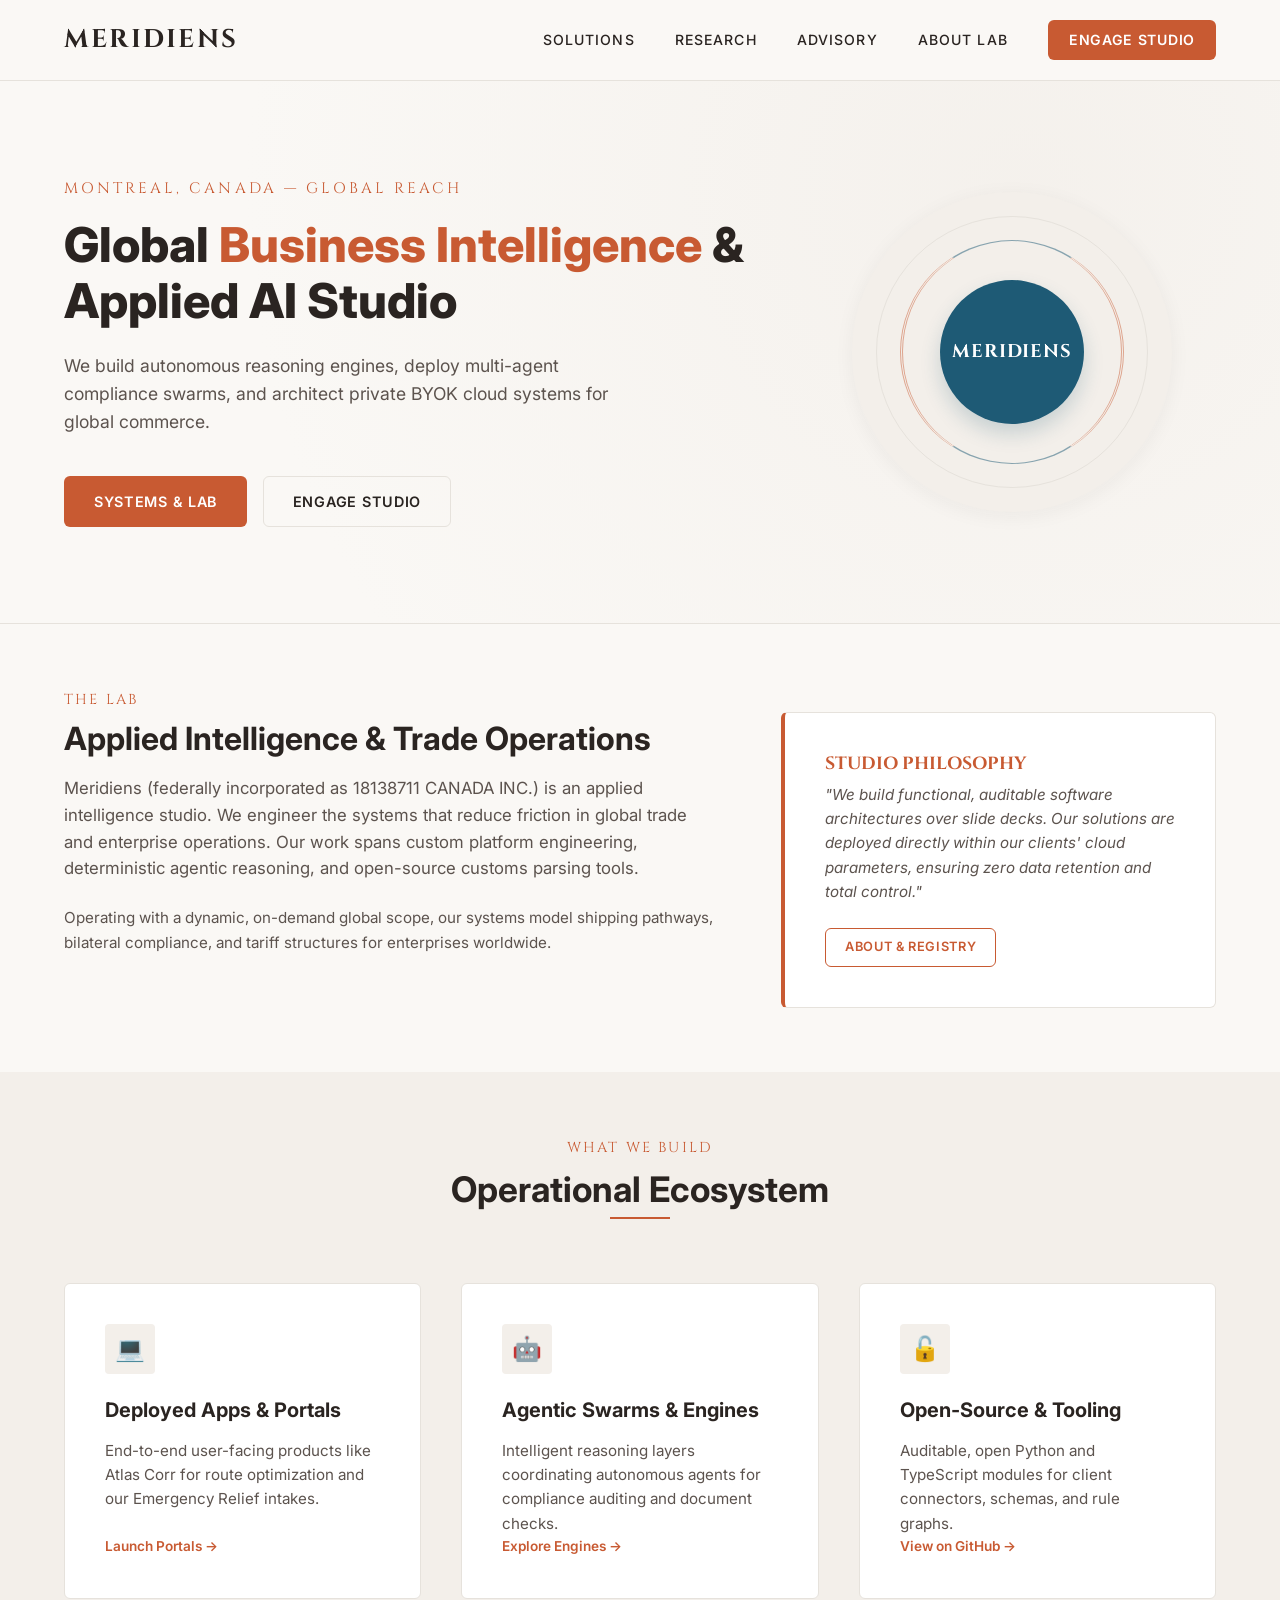
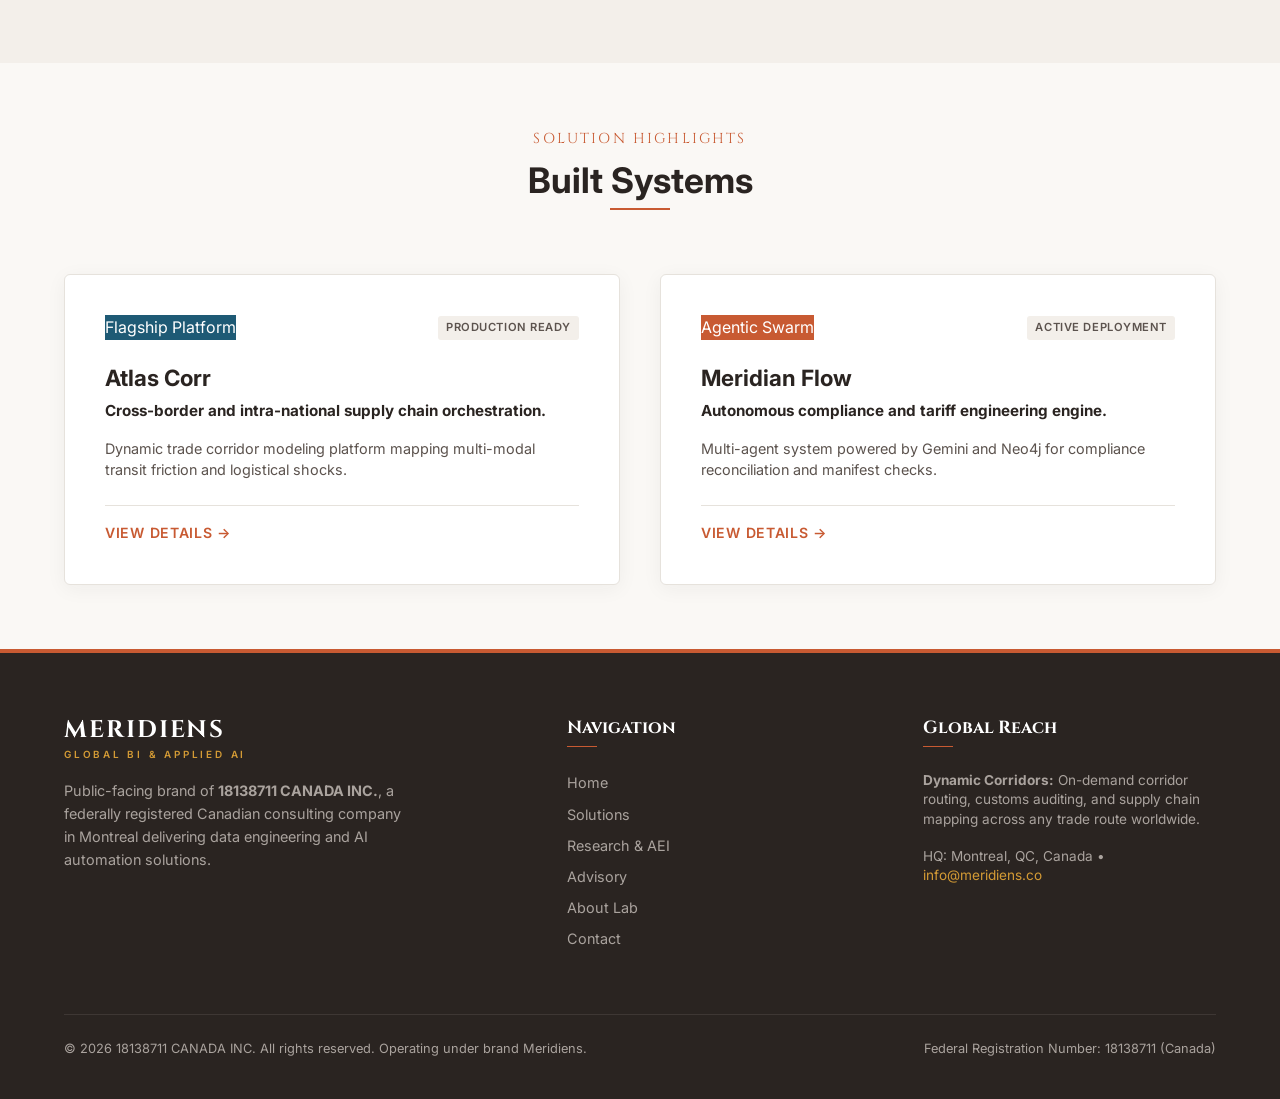
<file: index.html>
<!DOCTYPE html>
<html lang="en">
<head>
  <meta charset="UTF-8">
  <meta name="viewport" content="width=device-width, initial-scale=1.0">
  <title>Meridiens | Applied Intelligence Lab</title>
  <link rel="stylesheet" href="styles.css">
</head>
<body>

  <!-- HEADER -->
  <header>
    <div class="container">
      <nav class="site-nav">
        <a href="index.html" class="logo">MERIDIENS</a>
        <div class="nav-links">
          <a href="products.html">Solutions</a>
          <a href="research.html">Research</a>
          <a href="services.html">Advisory</a>
          <a href="about.html">About Lab</a>
          <a href="contact.html" class="btn-cta">Engage Studio</a>
        </div>
      </nav>
    </div>
  </header>

  <!-- HERO SECTION -->
  <section class="hero">
    <div class="container hero-grid">
      <div class="hero-content">
        <span class="hero-subtitle">Montreal, Canada &mdash; Global Reach</span>
        <h1 class="hero-title">Global <span>Business Intelligence</span> & Applied AI Studio</h1>
        <p class="hero-description">
          We build autonomous reasoning engines, deploy multi-agent compliance swarms, and architect private BYOK cloud systems for global commerce.
        </p>
        <div class="btn-group">
          <a href="products.html" class="btn btn-primary">Systems & Lab</a>
          <a href="contact.html" class="btn btn-secondary">Engage Studio</a>
        </div>
      </div>
      <div class="hero-visual">
        <div class="geometric-graphic">
          <div class="graphic-core">MERIDIENS</div>
        </div>
      </div>
    </div>
  </section>

  <!-- MISSION STATEMENT -->
  <section class="section">
    <div class="container">
      <div class="about-intro-grid">
        <div>
          <span class="section-subtitle">The Lab</span>
          <h2 style="font-size: 2rem; margin-bottom: var(--spacing-sm);">Applied Intelligence & Trade Operations</h2>
          <p style="color: var(--color-text-muted); font-size: 1.05rem; margin-bottom: var(--spacing-md);">
            Meridiens (federally incorporated as 18138711 CANADA INC.) is an applied intelligence studio. We engineer the systems that reduce friction in global trade and enterprise operations. Our work spans custom platform engineering, deterministic agentic reasoning, and open-source customs parsing tools.
          </p>
          <p style="color: var(--color-text-muted); font-size: 0.95rem;">
            Operating with a dynamic, on-demand global scope, our systems model shipping pathways, bilateral compliance, and tariff structures for enterprises worldwide.
          </p>
        </div>
        <div class="about-philosophy" style="margin-top: var(--spacing-md);">
          <h3 style="font-size: 1.1rem; margin-bottom: var(--spacing-xs); color: var(--color-primary); text-transform: uppercase; font-family: var(--font-heading);">
            Studio Philosophy
          </h3>
          <p style="font-size: 0.95rem; color: var(--color-text-muted); font-style: italic;">
            "We build functional, auditable software architectures over slide decks. Our solutions are deployed directly within our clients' cloud parameters, ensuring zero data retention and total control."
          </p>
          <a href="about.html" class="btn btn-outline" style="margin-top: var(--spacing-md); padding: 0.5rem 1.2rem; font-size: 0.8rem;">About & Registry</a>
        </div>
      </div>
    </div>
  </section>

  <!-- CORE PILLARS -->
  <section class="section-alt">
    <div class="container">
      <div class="section-title-wrap">
        <span class="section-subtitle">What We Build</span>
        <h2 class="section-title">Operational Ecosystem</h2>
      </div>

      <div class="pillars-grid">
        <!-- Deployed Apps -->
        <div class="pillar-card">
          <div class="pillar-icon">💻</div>
          <h3 class="pillar-title">Deployed Apps & Portals</h3>
          <p class="pillar-description">
            End-to-end user-facing products like Atlas Corr for route optimization and our Emergency Relief intakes.
          </p>
          <a href="products.html?cat=platform" style="margin-top: auto; font-size: 0.85rem; color: var(--color-primary); font-weight: 600;">Launch Portals &rarr;</a>
        </div>
        <!-- Agentic Swarms -->
        <div class="pillar-card">
          <div class="pillar-icon">🤖</div>
          <h3 class="pillar-title">Agentic Swarms & Engines</h3>
          <p class="pillar-description">
            Intelligent reasoning layers coordinating autonomous agents for compliance auditing and document checks.
          </p>
          <a href="products.html?cat=agentic" style="margin-top: auto; font-size: 0.85rem; color: var(--color-primary); font-weight: 600;">Explore Engines &rarr;</a>
        </div>
        <!-- Open Source -->
        <div class="pillar-card">
          <div class="pillar-icon">🔓</div>
          <h3 class="pillar-title">Open-Source & Tooling</h3>
          <p class="pillar-description">
            Auditable, open Python and TypeScript modules for client connectors, schemas, and rule graphs.
          </p>
          <a href="products.html?cat=opensource" style="margin-top: auto; font-size: 0.85rem; color: var(--color-primary); font-weight: 600;">View on GitHub &rarr;</a>
        </div>
      </div>
    </div>
  </section>

  <!-- FEATURE LIST -->
  <section class="section">
    <div class="container">
      <div class="section-title-wrap">
        <span class="section-subtitle">Solution Highlights</span>
        <h2 class="section-title">Built Systems</h2>
      </div>

      <div style="display: grid; grid-template-columns: repeat(auto-fit, minmax(300px, 1fr)); gap: var(--spacing-lg);">
        <!-- AtlasCorr AI Teaser -->
        <div class="card product-card">
          <div class="card-header">
            <span class="badge platform">Flagship Platform</span>
            <span class="status-indicator">Production Ready</span>
          </div>
          <h3 class="card-title">Atlas Corr</h3>
          <p class="card-summary"><strong>Cross-border and intra-national supply chain orchestration.</strong></p>
          <p class="card-description">
            Dynamic trade corridor modeling platform mapping multi-modal transit friction and logistical shocks.
          </p>
          <div class="card-footer">
            <a href="products.html#atlas-corr" class="cta-link">View Details &rarr;</a>
          </div>
        </div>

        <!-- Meridian Flow Teaser -->
        <div class="card product-card">
          <div class="card-header">
            <span class="badge agentic">Agentic Swarm</span>
            <span class="status-indicator">Active Deployment</span>
          </div>
          <h3 class="card-title">Meridian Flow</h3>
          <p class="card-summary"><strong>Autonomous compliance and tariff engineering engine.</strong></p>
          <p class="card-description">
            Multi-agent system powered by Gemini and Neo4j for compliance reconciliation and manifest checks.
          </p>
          <div class="card-footer">
            <a href="products.html#meridian-flow" class="cta-link">View Details &rarr;</a>
          </div>
        </div>
      </div>
    </div>
  </section>

  <!-- FOOTER -->
  <footer>
    <div class="container">
      <div class="footer-grid">
        <div>
          <a href="index.html" class="logo footer-logo">
            <span class="logo-main">MERIDIENS</span>
            <span class="logo-sub">Global BI & Applied AI</span>
          </a>
          <p class="footer-about">
            Public-facing brand of <strong>18138711 CANADA INC.</strong>, a federally registered Canadian consulting company in Montreal delivering data engineering and AI automation solutions.
          </p>
        </div>
        <div>
          <h4 class="footer-title">Navigation</h4>
          <ul class="footer-links">
            <li><a href="index.html">Home</a></li>
            <li><a href="products.html">Solutions</a></li>
            <li><a href="research.html">Research & AEI</a></li>
            <li><a href="services.html">Advisory</a></li>
            <li><a href="about.html">About Lab</a></li>
            <li><a href="contact.html">Contact</a></li>
          </ul>
        </div>
        <div>
          <h4 class="footer-title">Global Reach</h4>
          <div class="footer-corridors">
            <p><strong>Dynamic Corridors:</strong> On-demand corridor routing, customs auditing, and supply chain mapping across any trade route worldwide.</p>
            <p style="margin-top: 10px;">HQ: Montreal, QC, Canada &bull; <a href="mailto:info@meridiens.co" style="color: var(--color-accent);">info@meridiens.co</a></p>
          </div>
        </div>
      </div>
      <div class="footer-bottom">
        <p>&copy; 2026 18138711 CANADA INC. All rights reserved. Operating under brand Meridiens.</p>
        <p>Federal Registration Number: 18138711 (Canada)</p>
      </div>
    </div>
  </footer>

  <script src="js/data.js"></script>
  <script src="js/main.js"></script>
</body>
</html>
</file>
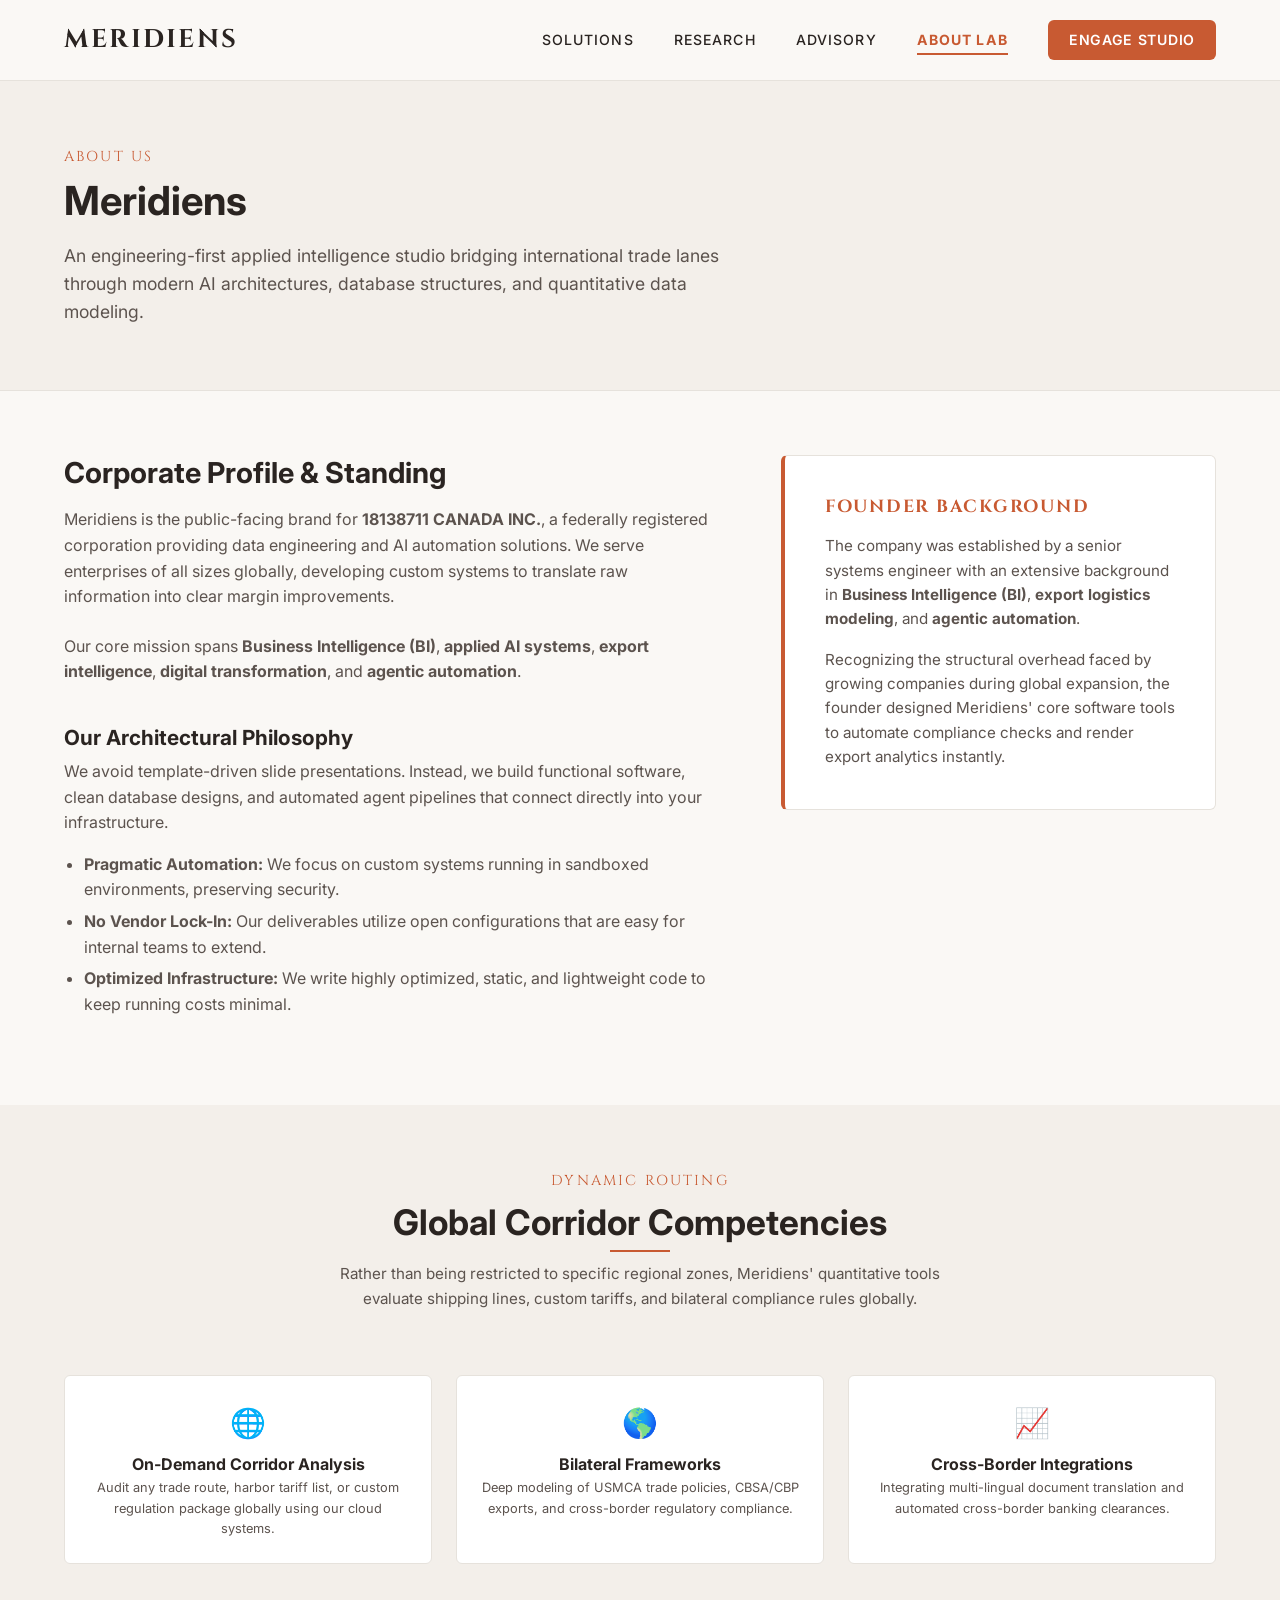
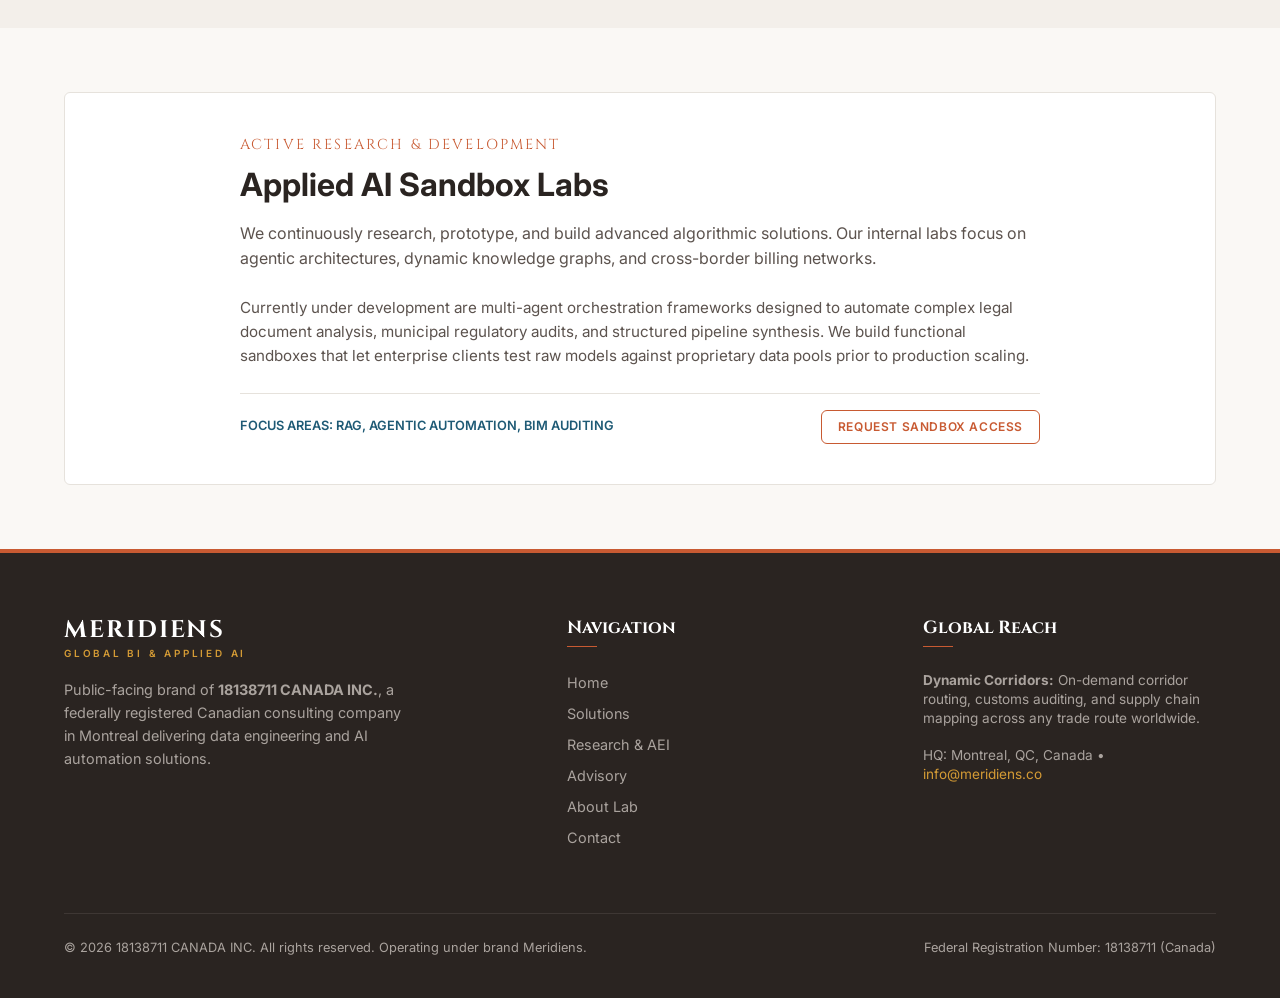
<file: about.html>
<!DOCTYPE html>
<html lang="en">
<head>
  <meta charset="UTF-8">
  <meta name="viewport" content="width=device-width, initial-scale=1.0">
  <title>About Us | Meridiens</title>
  <link rel="stylesheet" href="styles.css">
</head>
<body>

  <!-- HEADER -->
  <header>
    <div class="container">
      <nav class="site-nav">
        <a href="index.html" class="logo">MERIDIENS</a>
        <div class="nav-links">
          <a href="products.html">Solutions</a>
          <a href="research.html">Research</a>
          <a href="services.html">Advisory</a>
          <a href="about.html" class="active">About Lab</a>
          <a href="contact.html" class="btn-cta">Engage Studio</a>
        </div>
      </nav>
    </div>
  </header>

  <!-- INTRO HERO -->
  <section class="about-hero">
    <div class="container">
      <span class="section-subtitle">About Us</span>
      <h1 style="font-size: 2.5rem; margin-bottom: var(--spacing-sm);">Meridiens</h1>
      <p style="color: var(--color-text-muted); max-width: 700px; font-size: 1.1rem;">
        An engineering-first applied intelligence studio bridging international trade lanes through modern AI architectures, database structures, and quantitative data modeling.
      </p>
    </div>
  </section>

  <!-- MAIN CONTENT -->
  <section class="section">
    <div class="container">
      <div class="about-intro-grid">
        <!-- Text Column -->
        <div>
          <h2 style="font-size: 1.8rem; margin-bottom: var(--spacing-sm);">Corporate Profile & Standing</h2>
          <p style="color: var(--color-text-muted); margin-bottom: var(--spacing-md);">
            Meridiens is the public-facing brand for <strong>18138711 CANADA INC.</strong>, a federally registered corporation providing data engineering and AI automation solutions. We serve enterprises of all sizes globally, developing custom systems to translate raw information into clear margin improvements.
          </p>
          <p style="color: var(--color-text-muted); margin-bottom: var(--spacing-md);">
            Our core mission spans <strong>Business Intelligence (BI)</strong>, <strong>applied AI systems</strong>, <strong>export intelligence</strong>, <strong>digital transformation</strong>, and <strong>agentic automation</strong>.
          </p>
          
          <h3 style="font-size: 1.3rem; margin-top: var(--spacing-lg); margin-bottom: var(--spacing-xs);">Our Architectural Philosophy</h3>
          <p style="color: var(--color-text-muted); margin-bottom: var(--spacing-sm);">
            We avoid template-driven slide presentations. Instead, we build functional software, clean database designs, and automated agent pipelines that connect directly into your infrastructure.
          </p>
          <ul style="color: var(--color-text-muted); margin-left: 20px; margin-bottom: var(--spacing-md); display: flex; flex-direction: column; gap: 6px;">
            <li><strong>Pragmatic Automation:</strong> We focus on custom systems running in sandboxed environments, preserving security.</li>
            <li><strong>No Vendor Lock-In:</strong> Our deliverables utilize open configurations that are easy for internal teams to extend.</li>
            <li><strong>Optimized Infrastructure:</strong> We write highly optimized, static, and lightweight code to keep running costs minimal.</li>
          </ul>
        </div>

        <!-- Sidebar / Founder Info -->
        <div class="about-philosophy">
          <h3 style="font-size: 1.1rem; text-transform: uppercase; letter-spacing: 0.1em; color: var(--color-primary); margin-bottom: var(--spacing-sm); font-family: var(--font-heading);">
            Founder Background
          </h3>
          <p style="font-size: 0.95rem; color: var(--color-text-muted); margin-bottom: var(--spacing-sm);">
            The company was established by a senior systems engineer with an extensive background in <strong>Business Intelligence (BI)</strong>, <strong>export logistics modeling</strong>, and <strong>agentic automation</strong>.
          </p>
          <p style="font-size: 0.95rem; color: var(--color-text-muted);">
            Recognizing the structural overhead faced by growing companies during global expansion, the founder designed Meridiens' core software tools to automate compliance checks and render export analytics instantly.
          </p>
        </div>
      </div>
    </div>
  </section>

  <!-- CORRIDORS / GLOBAL DETAIL SECTION -->
  <section class="section-alt">
    <div class="container">
      <div class="section-title-wrap">
        <span class="section-subtitle">Dynamic Routing</span>
        <h2 class="section-title">Global Corridor Competencies</h2>
        <p style="color: var(--color-text-muted); max-width: 650px; margin: 10px auto 0 auto; font-size: 0.95rem;">
          Rather than being restricted to specific regional zones, Meridiens' quantitative tools evaluate shipping lines, custom tariffs, and bilateral compliance rules globally.
        </p>
      </div>

      <div class="corridors-list">
        <!-- On-Demand Mapping -->
        <div class="corridor-item">
          <span class="corridor-flag">🌐</span>
          <h3 class="corridor-name">On-Demand Corridor Analysis</h3>
          <p class="corridor-desc">Audit any trade route, harbor tariff list, or custom regulation package globally using our cloud systems.</p>
        </div>
        <!-- North America & Europe -->
        <div class="corridor-item">
          <span class="corridor-flag">🌎</span>
          <h3 class="corridor-name">Bilateral Frameworks</h3>
          <p class="corridor-desc">Deep modeling of USMCA trade policies, CBSA/CBP exports, and cross-border regulatory compliance.</p>
        </div>
        <!-- Global Bilateral Audits -->
        <div class="corridor-item">
          <span class="corridor-flag">📈</span>
          <h3 class="corridor-name">Cross-Border Integrations</h3>
          <p class="corridor-desc">Integrating multi-lingual document translation and automated cross-border banking clearances.</p>
        </div>
      </div>
    </div>
  </section>

  <!-- R&D SECTION: Applied AI Labs -->
  <section class="section" id="research-labs">
    <div class="container">
      <div style="background-color: var(--color-bg-card); border: 1px solid var(--color-border); border-radius: var(--border-radius); padding: var(--spacing-lg);">
        <div style="max-width: 800px; margin: 0 auto;">
          <span class="section-subtitle">Active Research & Development</span>
          <h2 style="font-size: 2rem; margin-bottom: var(--spacing-sm); font-weight: 700;">Applied AI Sandbox Labs</h2>
          <p style="color: var(--color-text-muted); font-size: 1rem; margin-bottom: var(--spacing-md); line-height: 1.6;">
            We continuously research, prototype, and build advanced algorithmic solutions. Our internal labs focus on agentic architectures, dynamic knowledge graphs, and cross-border billing networks.
          </p>
          <p style="color: var(--color-text-muted); font-size: 0.95rem; margin-bottom: var(--spacing-md);">
            Currently under development are multi-agent orchestration frameworks designed to automate complex legal document analysis, municipal regulatory audits, and structured pipeline synthesis. We build functional sandboxes that let enterprise clients test raw models against proprietary data pools prior to production scaling.
          </p>
          <div style="border-top: 1px solid var(--color-border); padding-top: var(--spacing-sm); display: flex; align-items: center; justify-content: space-between; flex-wrap: wrap; gap: var(--spacing-sm);">
            <span style="font-size: 0.8rem; font-weight: 600; color: var(--color-secondary); text-transform: uppercase;">Focus Areas: RAG, Agentic Automation, BIM Auditing</span>
            <a href="contact.html?subject=Inquiry: AI Sandbox Collaboration" class="btn btn-outline" style="padding: 0.4rem 1rem; font-size: 0.75rem;">Request Sandbox Access</a>
          </div>
        </div>
      </div>
    </div>
  </section>

  <!-- FOOTER -->
  <footer>
    <div class="container">
      <div class="footer-grid">
        <div>
          <a href="index.html" class="logo footer-logo">
            <span class="logo-main">MERIDIENS</span>
            <span class="logo-sub">Global BI & Applied AI</span>
          </a>
          <p class="footer-about">
            Public-facing brand of <strong>18138711 CANADA INC.</strong>, a federally registered Canadian consulting company in Montreal delivering data engineering and AI automation solutions.
          </p>
        </div>
        <div>
          <h4 class="footer-title">Navigation</h4>
          <ul class="footer-links">
            <li><a href="index.html">Home</a></li>
            <li><a href="products.html">Solutions</a></li>
            <li><a href="research.html">Research & AEI</a></li>
            <li><a href="services.html">Advisory</a></li>
            <li><a href="about.html">About Lab</a></li>
            <li><a href="contact.html">Contact</a></li>
          </ul>
        </div>
        <div>
          <h4 class="footer-title">Global Reach</h4>
          <div class="footer-corridors">
            <p><strong>Dynamic Corridors:</strong> On-demand corridor routing, customs auditing, and supply chain mapping across any trade route worldwide.</p>
            <p style="margin-top: 10px;">HQ: Montreal, QC, Canada &bull; <a href="mailto:info@meridiens.co" style="color: var(--color-accent);">info@meridiens.co</a></p>
          </div>
        </div>
      </div>
      <div class="footer-bottom">
        <p>&copy; 2026 18138711 CANADA INC. All rights reserved. Operating under brand Meridiens.</p>
        <p>Federal Registration Number: 18138711 (Canada)</p>
      </div>
    </div>
  </footer>

  <script src="js/data.js"></script>
  <script src="js/main.js"></script>
</body>
</html>
</file>
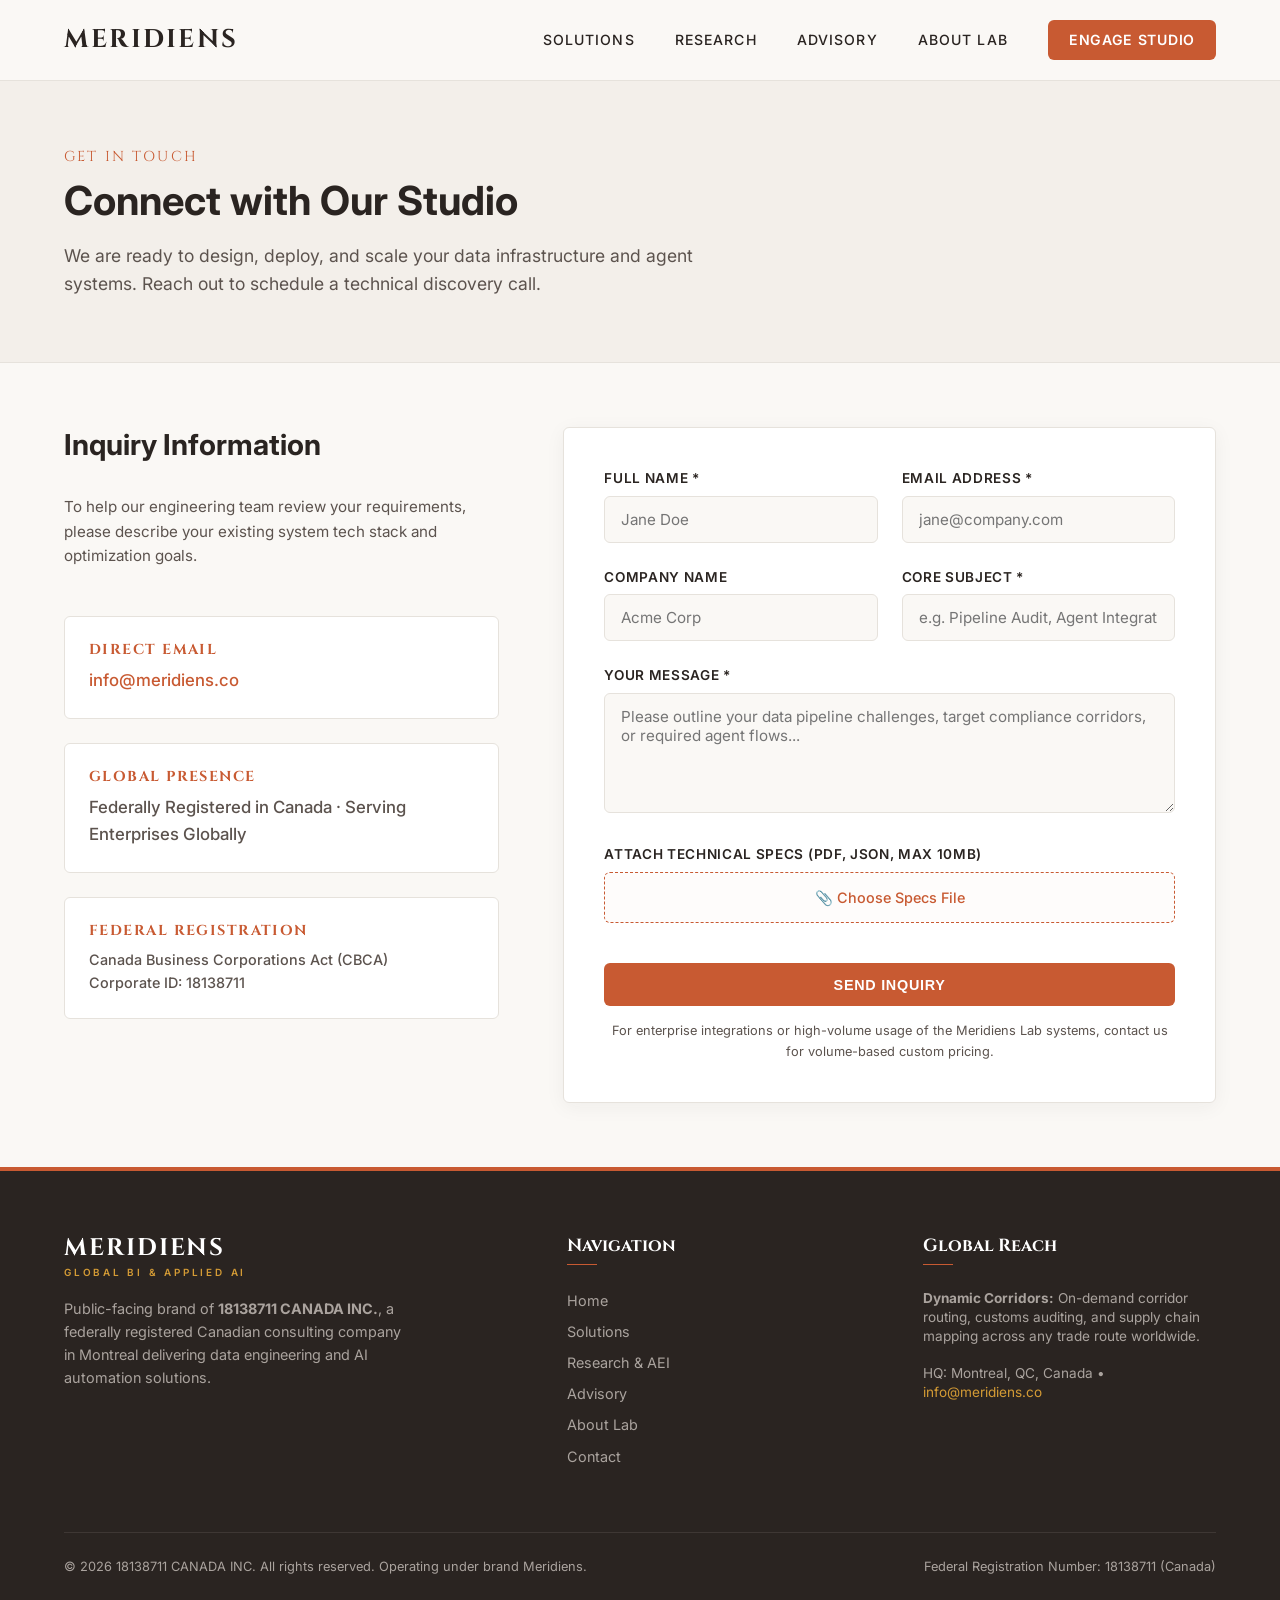
<file: contact.html>
<!DOCTYPE html>
<html lang="en">
<head>
  <meta charset="UTF-8">
  <meta name="viewport" content="width=device-width, initial-scale=1.0">
  <title>Contact Us | Meridiens</title>
  <link rel="stylesheet" href="styles.css">
</head>
<body>

  <!-- HEADER -->
  <header>
    <div class="container">
      <nav class="site-nav">
        <a href="index.html" class="logo">MERIDIENS</a>
        <div class="nav-links">
          <a href="products.html">Solutions</a>
          <a href="research.html">Research</a>
          <a href="services.html">Advisory</a>
          <a href="about.html">About Lab</a>
          <a href="contact.html" class="btn-cta active">Engage Studio</a>
        </div>
      </nav>
    </div>
  </header>

  <!-- INTRO HERO -->
  <section class="about-hero">
    <div class="container">
      <span class="section-subtitle">Get in touch</span>
      <h1 style="font-size: 2.5rem; margin-bottom: var(--spacing-sm);">Connect with Our Studio</h1>
      <p style="color: var(--color-text-muted); max-width: 700px; font-size: 1.1rem;">
        We are ready to design, deploy, and scale your data infrastructure and agent systems. Reach out to schedule a technical discovery call.
      </p>
    </div>
  </section>

  <!-- CONTACT GRID SECTION -->
  <section class="section">
    <div class="container">
      <div class="contact-grid">
        
        <!-- Info Column -->
        <div class="contact-info-panel">
          <h2 style="font-size: 1.8rem; margin-bottom: var(--spacing-xs);">Inquiry Information</h2>
          <p style="color: var(--color-text-muted); font-size: 0.95rem; margin-bottom: var(--spacing-md);">
            To help our engineering team review your requirements, please describe your existing system tech stack and optimization goals.
          </p>

          <div class="contact-detail-card">
            <h3 class="contact-detail-title">Direct Email</h3>
            <p class="contact-detail-value">
              <a href="mailto:info@meridiens.co">info@meridiens.co</a>
            </p>
          </div>

          <div class="contact-detail-card">
            <h3 class="contact-detail-title">Global Presence</h3>
            <p class="contact-detail-value" style="color: var(--color-text-muted);">
              Federally Registered in Canada · Serving Enterprises Globally
            </p>
          </div>

          <div class="contact-detail-card">
            <h3 class="contact-detail-title">Federal Registration</h3>
            <p class="contact-detail-value" style="color: var(--color-text-muted); font-size: 0.9rem;">
              Canada Business Corporations Act (CBCA)<br>
              Corporate ID: 18138711
            </p>
          </div>
        </div>

        <!-- Form Column -->
        <div class="contact-form-container">
          <!-- Formspree Integration Form
               To activate, replace "your_formspree_id" in the action attribute with your actual Formspree endpoint ID -->
          <form id="contact-form" action="https://formspree.io/f/your_formspree_id" method="POST" enctype="multipart/form-data">
            
            <div class="form-row">
              <div class="form-group">
                <label for="name" class="form-label">Full Name *</label>
                <input type="text" id="name" name="name" class="form-control" placeholder="Jane Doe" required>
              </div>
              <div class="form-group">
                <label for="email" class="form-label">Email Address *</label>
                <input type="email" id="email" name="email" class="form-control" placeholder="jane@company.com" required>
              </div>
            </div>

            <div class="form-row">
              <div class="form-group">
                <label for="company" class="form-label">Company Name</label>
                <input type="text" id="company" name="company" class="form-control" placeholder="Acme Corp">
              </div>
              <div class="form-group">
                <label for="subject" class="form-label">Core Subject *</label>
                <input type="text" id="subject" name="subject" class="form-control" placeholder="e.g. Pipeline Audit, Agent Integration, BI Dashboard" required>
              </div>
            </div>

            <div class="form-group">
              <label for="message" class="form-label">Your Message *</label>
              <textarea id="message" name="message" class="form-control" placeholder="Please outline your data pipeline challenges, target compliance corridors, or required agent flows..." required></textarea>
            </div>

            <div class="form-group">
              <label class="form-label">Attach Technical Specs (PDF, JSON, Max 10MB)</label>
              <div class="file-upload-wrapper">
                <input type="file" id="file-upload" name="attachment" class="file-upload-input" accept=".pdf,.json,.txt,.zip">
                <div class="file-upload-btn">📎 Choose Specs File</div>
              </div>
              <div id="file-name-display" class="file-name-display"></div>
            </div>

            <!-- Anti-Spam Honeypot Field -->
            <input type="text" name="_gotcha" style="display:none">

            <button type="submit" class="btn btn-primary" style="width: 100%; justify-content: center; margin-top: var(--spacing-sm);">Send Inquiry</button>
            <p style="text-align: center; font-size: 0.8rem; color: var(--color-text-muted); margin-top: 15px;">
               For enterprise integrations or high-volume usage of the Meridiens Lab systems, contact us for volume-based custom pricing.
            </p>
          </form>
        </div>

      </div>
    </div>
  </section>

  <!-- FOOTER -->
  <footer>
    <div class="container">
      <div class="footer-grid">
        <div>
          <a href="index.html" class="logo footer-logo">
            <span class="logo-main">MERIDIENS</span>
            <span class="logo-sub">Global BI & Applied AI</span>
          </a>
          <p class="footer-about">
            Public-facing brand of <strong>18138711 CANADA INC.</strong>, a federally registered Canadian consulting company in Montreal delivering data engineering and AI automation solutions.
          </p>
        </div>
        <div>
          <h4 class="footer-title">Navigation</h4>
          <ul class="footer-links">
            <li><a href="index.html">Home</a></li>
            <li><a href="products.html">Solutions</a></li>
            <li><a href="research.html">Research & AEI</a></li>
            <li><a href="services.html">Advisory</a></li>
            <li><a href="about.html">About Lab</a></li>
            <li><a href="contact.html">Contact</a></li>
          </ul>
        </div>
        <div>
          <h4 class="footer-title">Global Reach</h4>
          <div class="footer-corridors">
            <p><strong>Dynamic Corridors:</strong> On-demand corridor routing, customs auditing, and supply chain mapping across any trade route worldwide.</p>
            <p style="margin-top: 10px;">HQ: Montreal, QC, Canada &bull; <a href="mailto:info@meridiens.co" style="color: var(--color-accent);">info@meridiens.co</a></p>
          </div>
        </div>
      </div>
      <div class="footer-bottom">
        <p>&copy; 2026 18138711 CANADA INC. All rights reserved. Operating under brand Meridiens.</p>
        <p>Federal Registration Number: 18138711 (Canada)</p>
      </div>
    </div>
  </footer>

  <script src="js/data.js"></script>
  <script src="js/main.js"></script>
</body>
</html>
</file>
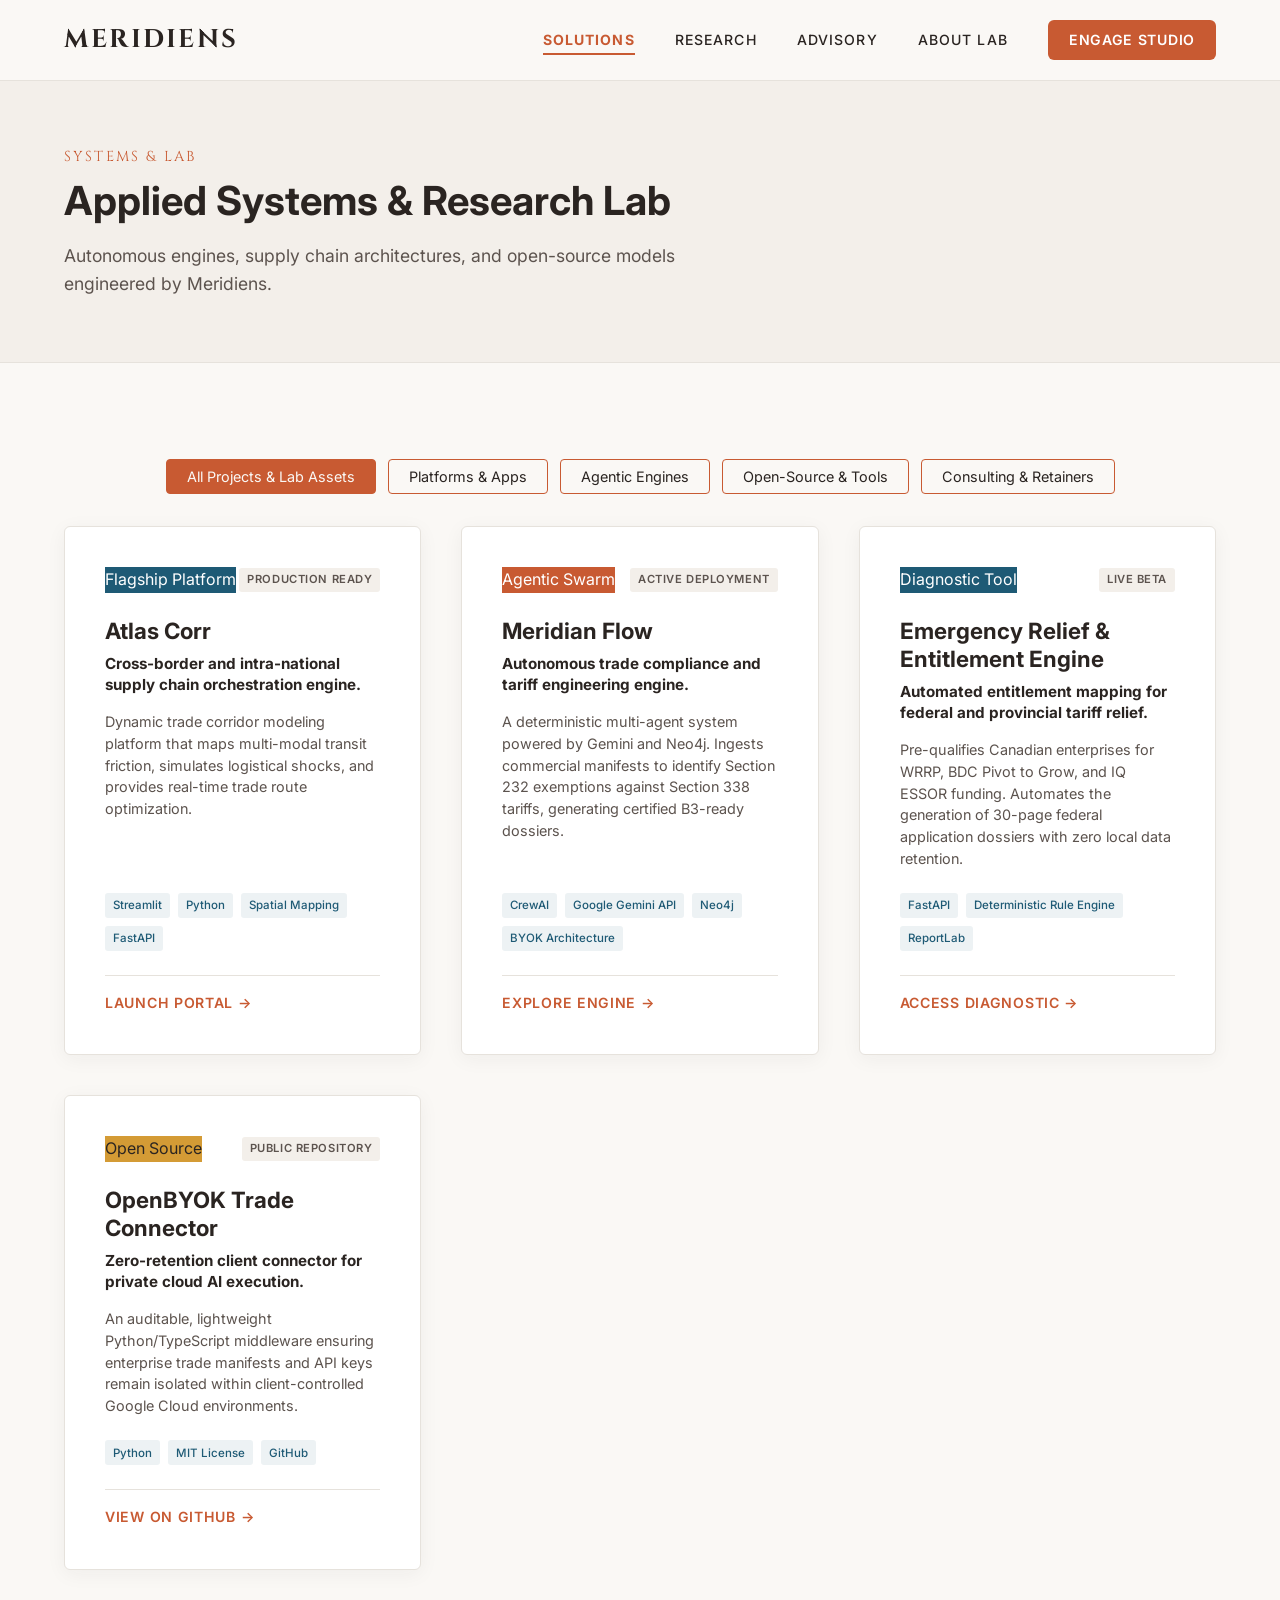
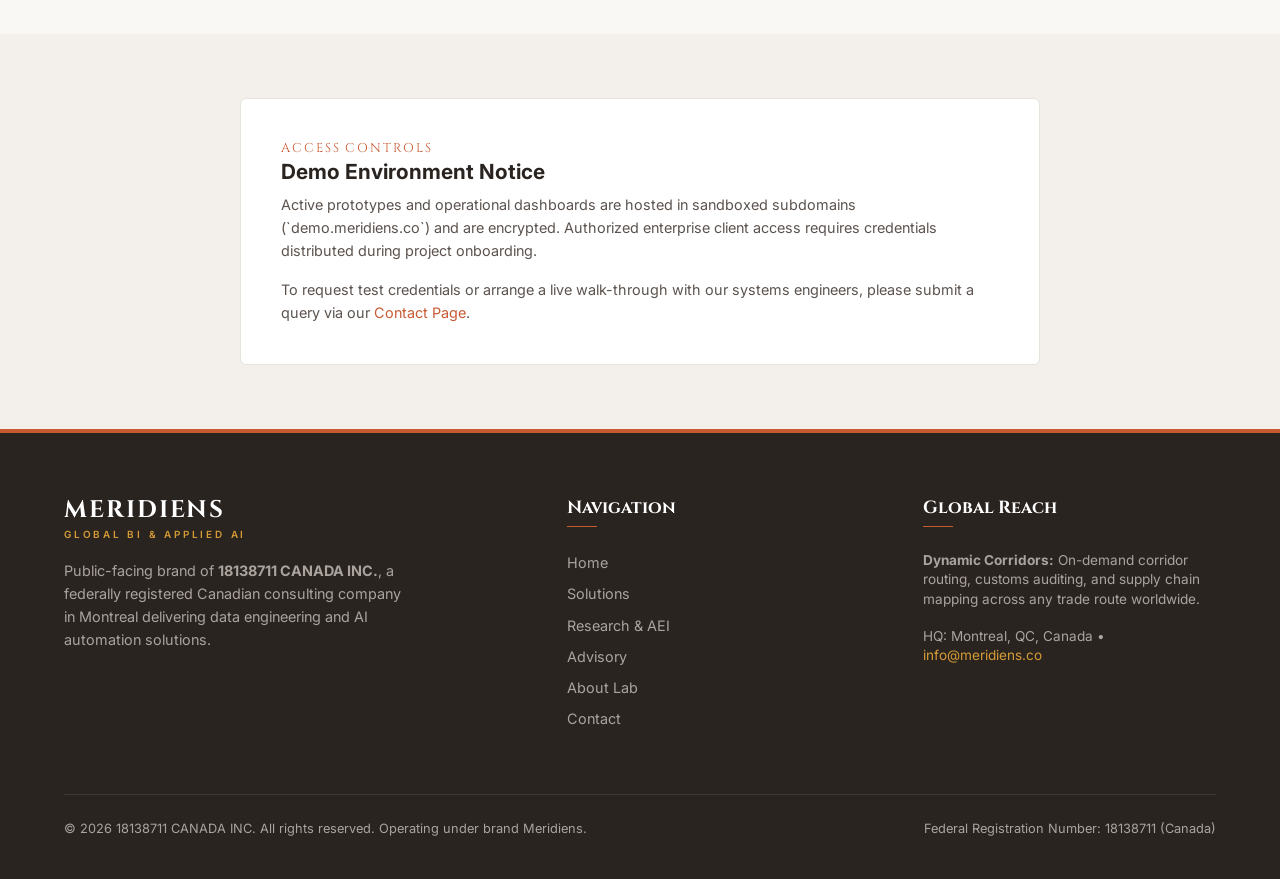
<file: products.html>
<!DOCTYPE html>
<html lang="en">
<head>
  <meta charset="UTF-8">
  <meta name="viewport" content="width=device-width, initial-scale=1.0">
  <title>Systems & Lab | Meridiens</title>
  <link rel="stylesheet" href="styles.css">
</head>
<body>

  <!-- HEADER -->
  <header>
    <div class="container">
      <nav class="site-nav">
        <a href="index.html" class="logo">MERIDIENS</a>
        <div class="nav-links">
          <a href="products.html" class="active">Solutions</a>
          <a href="research.html">Research</a>
          <a href="services.html">Advisory</a>
          <a href="about.html">About Lab</a>
          <a href="contact.html" class="btn-cta">Engage Studio</a>
        </div>
      </nav>
    </div>
  </header>

  <!-- INTRO HERO -->
  <section class="about-hero">
    <div class="container">
      <span class="section-subtitle">Systems & Lab</span>
      <h1 style="font-size: 2.5rem; margin-bottom: var(--spacing-sm);">Applied Systems & Research Lab</h1>
      <p style="color: var(--color-text-muted); max-width: 700px; font-size: 1.1rem;">
        Autonomous engines, supply chain architectures, and open-source models engineered by Meridiens.
      </p>
    </div>
  </section>

  <!-- PRODUCTS GRID SECTION -->
  <section class="section">
    <div class="container">
      
      <!-- Dynamic Category Filter Bar -->
      <div id="filter-container" class="filter-bar"></div>

      <!-- Render Target -->
      <div id="products-container" class="cards-grid">
        <!-- Dynamically loaded via js/main.js & js/data.js -->
        
        <!-- Fallback loader / Spinner -->
        <div style="grid-column: 1 / -1; text-align: center; padding: var(--spacing-xl); color: var(--color-text-muted);">
          <p>Loading projects...</p>
        </div>
      </div>

      <!-- No-JavaScript Fallback (SEO and accessibility friendly) -->
      <noscript>
        <div style="background-color: var(--color-bg-card); padding: var(--spacing-lg); border: 1px solid var(--color-border); border-radius: var(--border-radius); text-align: center; margin-top: var(--spacing-md);">
          <p style="font-size: 1.1rem; font-weight: 600;">JavaScript Required</p>
          <p style="color: var(--color-text-muted); font-size: 0.95rem;">The dynamic filtering and portfolio rendering require JavaScript to load assets dynamically.</p>
        </div>
      </noscript>

    </div>
  </section>

  <!-- PROTOTYPE ACCESS CONTROLS -->
  <section class="section-alt">
    <div class="container">
      <div style="background-color: var(--color-bg-card); padding: var(--spacing-lg); border-radius: var(--border-radius); border: 1px solid var(--color-border); max-width: 800px; margin: 0 auto;">
        <span class="section-subtitle" style="font-size: 0.8rem; margin-bottom: 0;">Access Controls</span>
        <h3 style="font-size: 1.3rem; margin-bottom: var(--spacing-xs); font-weight: 700;">Demo Environment Notice</h3>
        <p style="color: var(--color-text-muted); font-size: 0.9rem; margin-bottom: var(--spacing-sm);">
          Active prototypes and operational dashboards are hosted in sandboxed subdomains (`demo.meridiens.co`) and are encrypted. Authorized enterprise client access requires credentials distributed during project onboarding.
        </p>
        <p style="color: var(--color-text-muted); font-size: 0.9rem;">
          To request test credentials or arrange a live walk-through with our systems engineers, please submit a query via our <a href="contact.html">Contact Page</a>.
        </p>
      </div>
    </div>
  </section>

  <!-- FOOTER -->
  <footer>
    <div class="container">
      <div class="footer-grid">
        <div>
          <a href="index.html" class="logo footer-logo">
            <span class="logo-main">MERIDIENS</span>
            <span class="logo-sub">Global BI & Applied AI</span>
          </a>
          <p class="footer-about">
            Public-facing brand of <strong>18138711 CANADA INC.</strong>, a federally registered Canadian consulting company in Montreal delivering data engineering and AI automation solutions.
          </p>
        </div>
        <div>
          <h4 class="footer-title">Navigation</h4>
          <ul class="footer-links">
            <li><a href="index.html">Home</a></li>
            <li><a href="products.html">Solutions</a></li>
            <li><a href="research.html">Research & AEI</a></li>
            <li><a href="services.html">Advisory</a></li>
            <li><a href="about.html">About Lab</a></li>
            <li><a href="contact.html">Contact</a></li>
          </ul>
        </div>
        <div>
          <h4 class="footer-title">Global Reach</h4>
          <div class="footer-corridors">
            <p><strong>Dynamic Corridors:</strong> On-demand corridor routing, customs auditing, and supply chain mapping across any trade route worldwide.</p>
            <p style="margin-top: 10px;">HQ: Montreal, QC, Canada &bull; <a href="mailto:info@meridiens.co" style="color: var(--color-accent);">info@meridiens.co</a></p>
          </div>
        </div>
      </div>
      <div class="footer-bottom">
        <p>&copy; 2026 18138711 CANADA INC. All rights reserved. Operating under brand Meridiens.</p>
        <p>Federal Registration Number: 18138711 (Canada)</p>
      </div>
    </div>
  </footer>

  <script src="js/data.js"></script>
  <script src="js/main.js"></script>
</body>
</html>
</file>
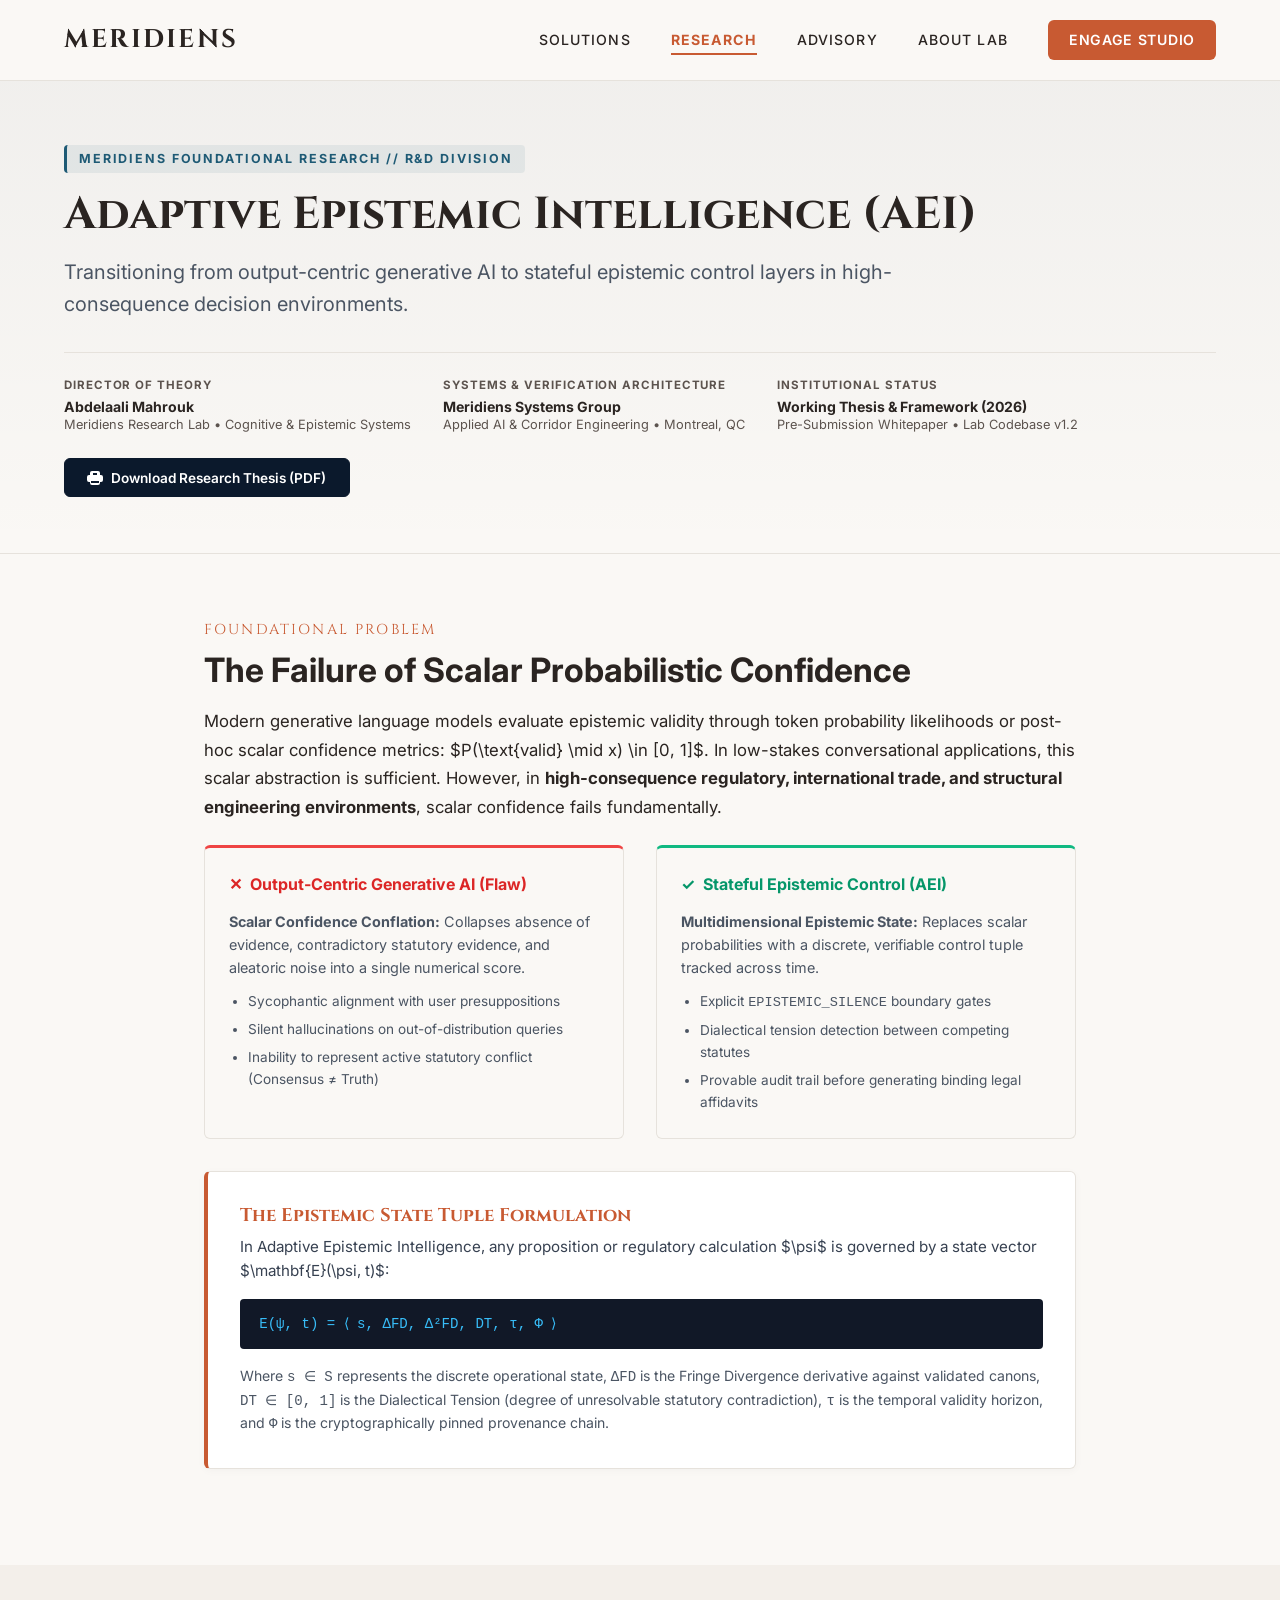
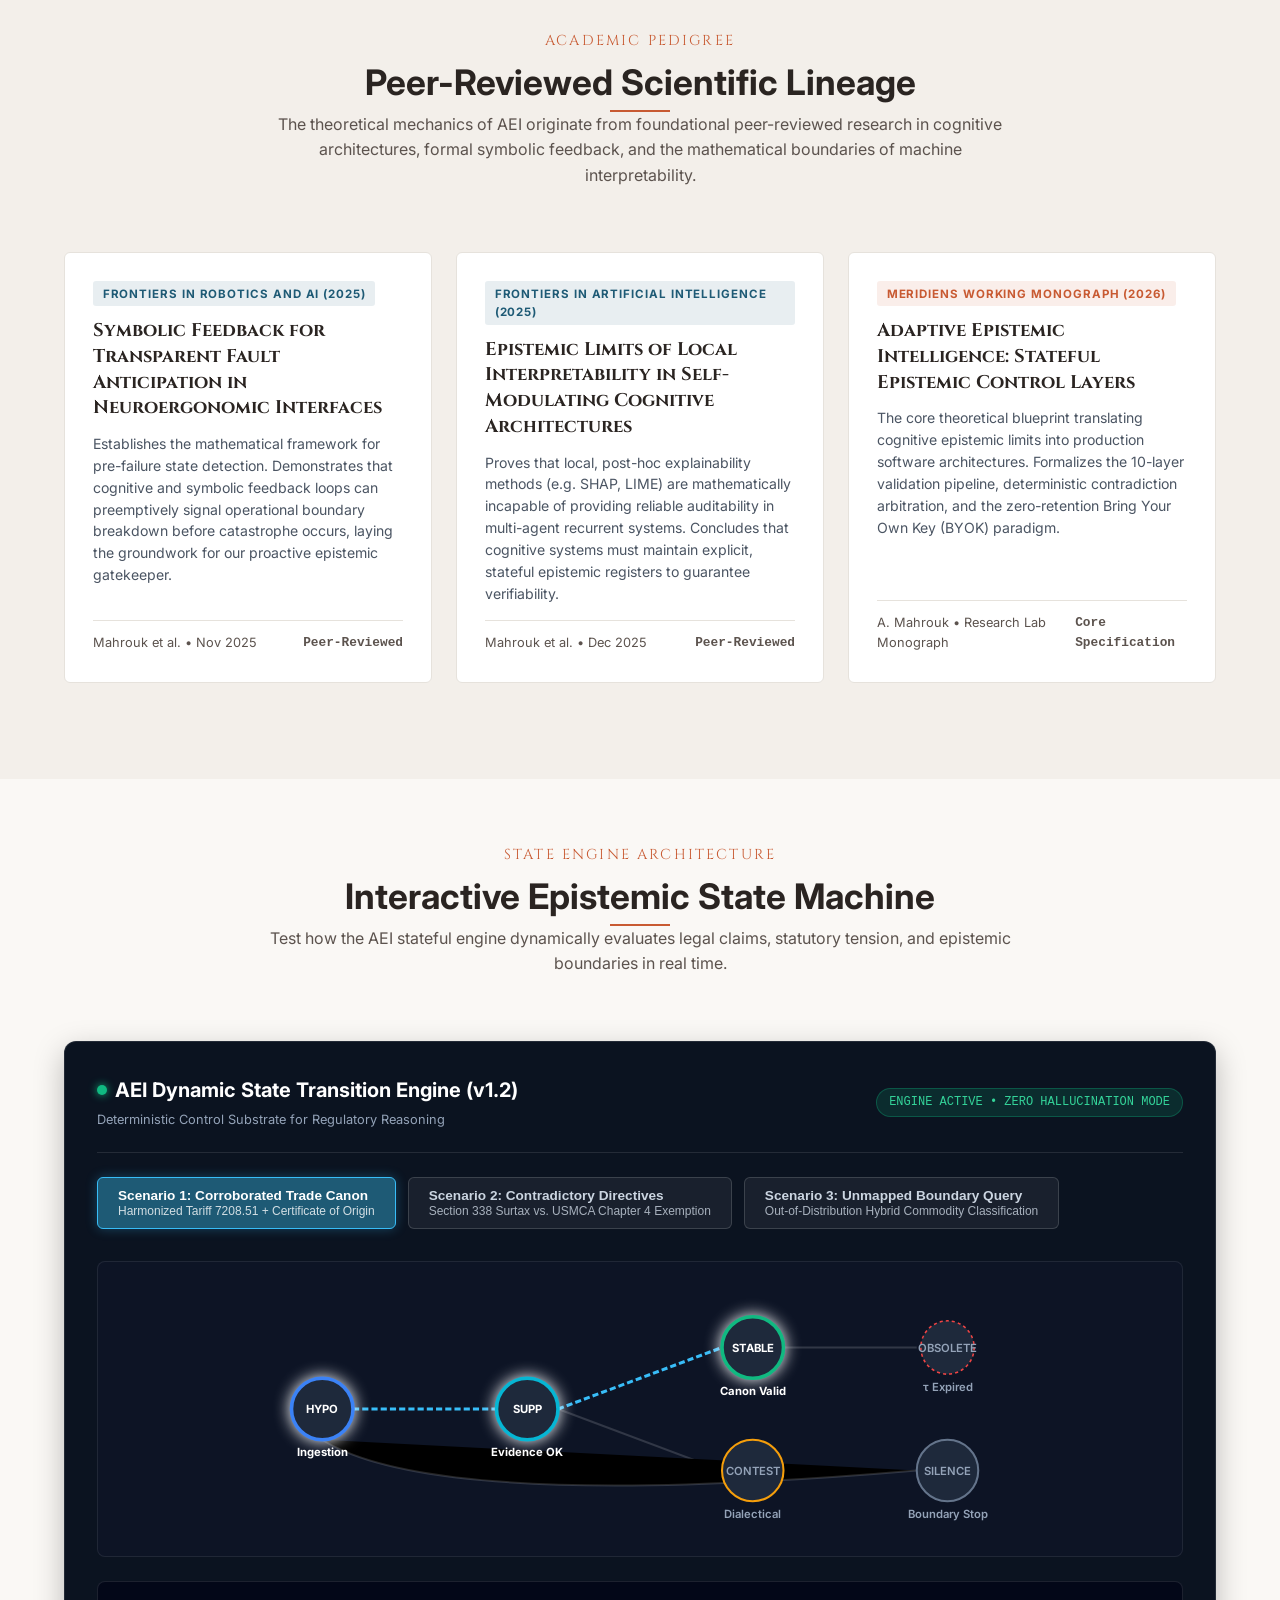
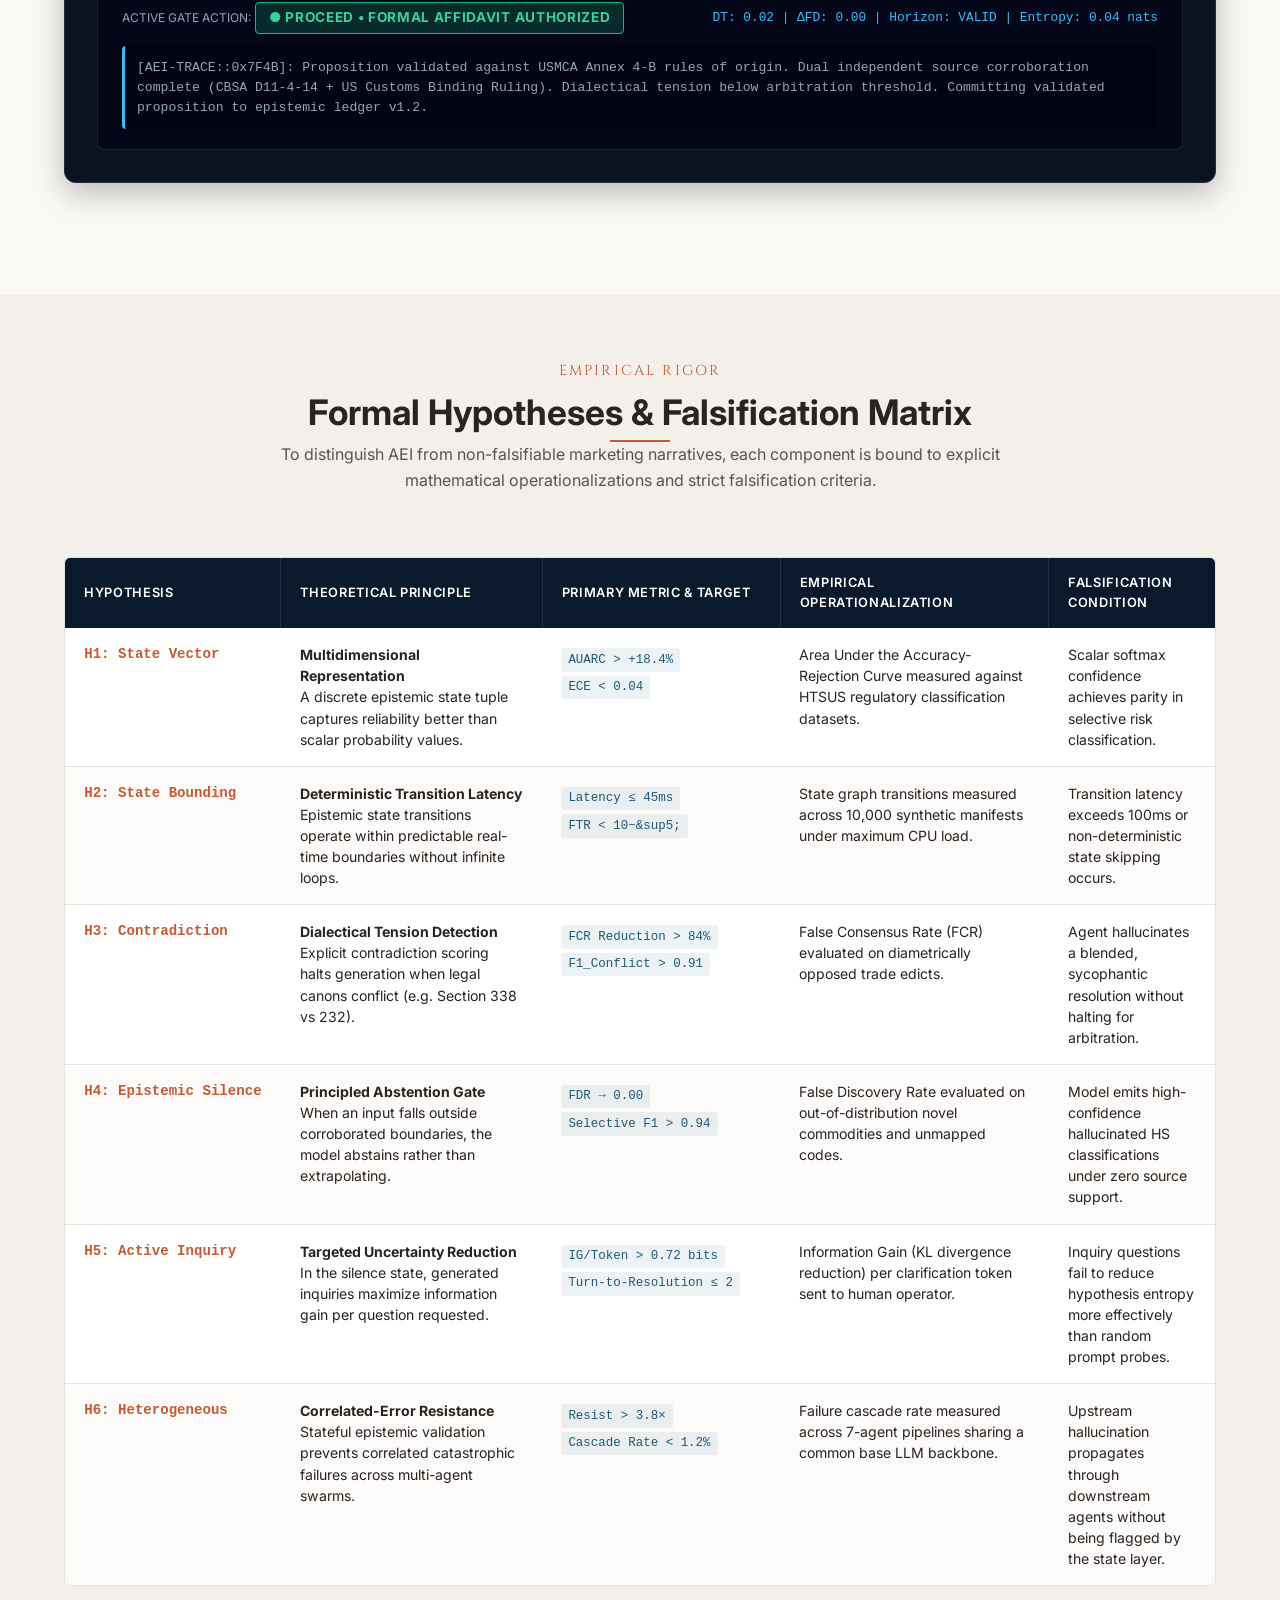
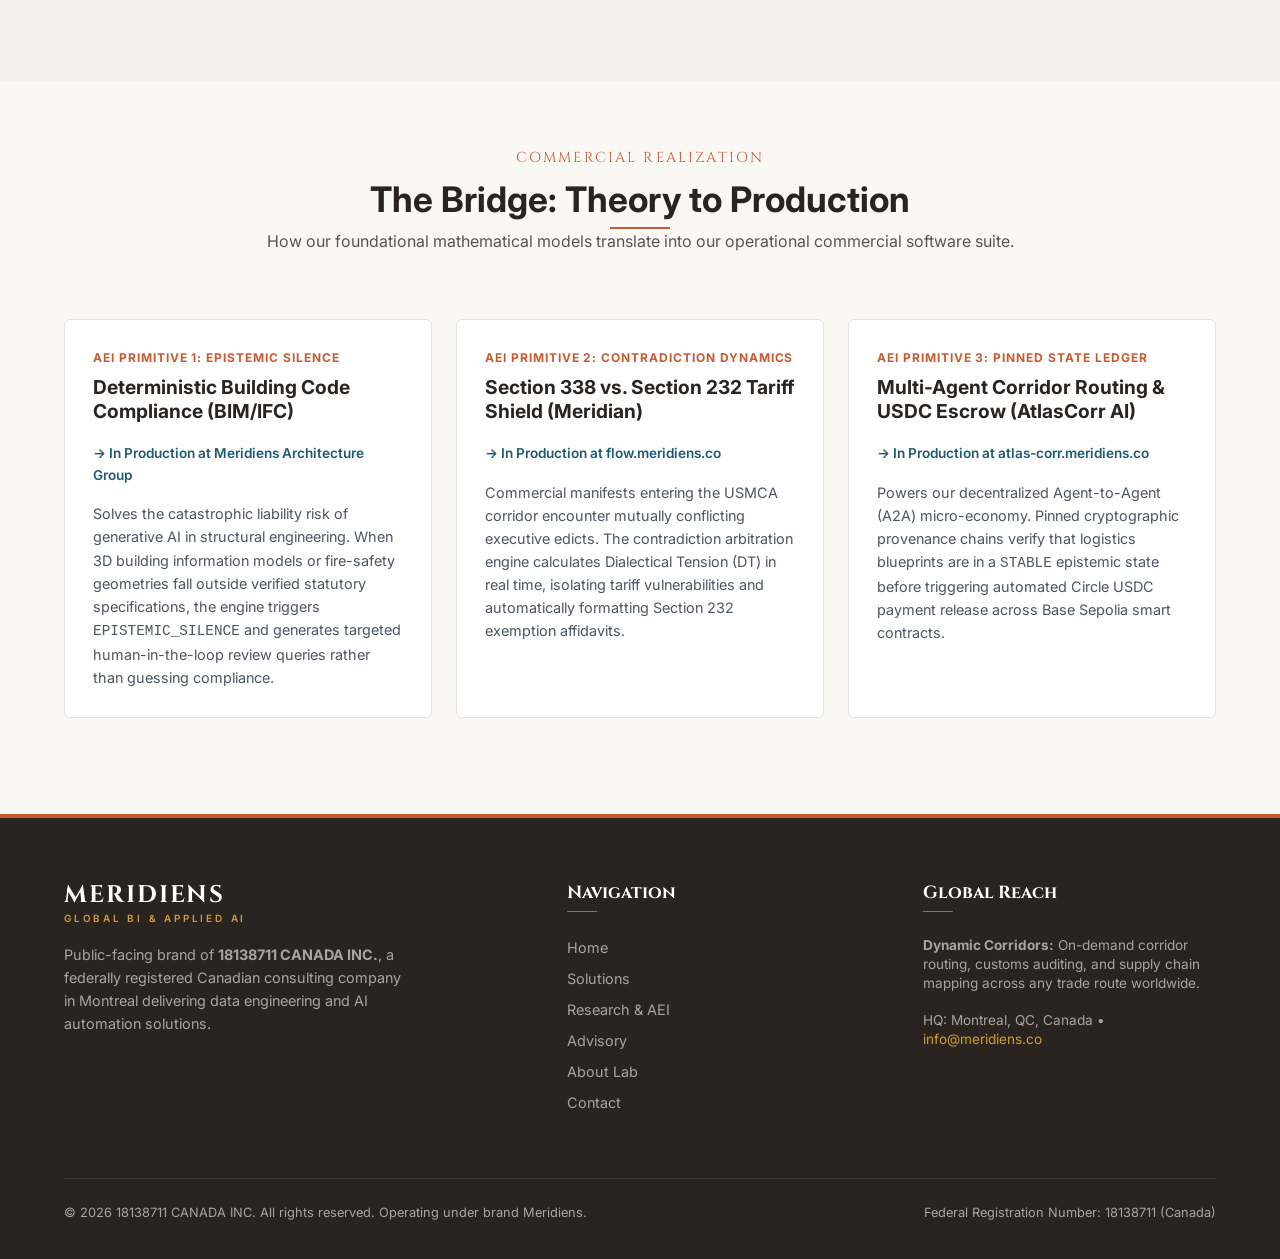
<file: research.html>
<!DOCTYPE html>
<html lang="en">
<head>
  <meta charset="UTF-8">
  <meta name="viewport" content="width=device-width, initial-scale=1.0">
  <title>Adaptive Epistemic Intelligence (AEI) | Meridiens Research Lab</title>
  <meta name="description" content="Foundational research on Adaptive Epistemic Intelligence (AEI), transitioning from output-centric generative AI to stateful epistemic control layers.">
  <link rel="stylesheet" href="styles.css">
</head>
<body>

  <!-- HEADER -->
  <header>
    <div class="container">
      <nav class="site-nav">
        <a href="index.html" class="logo">MERIDIENS</a>
        <div class="nav-links">
          <a href="products.html">Solutions</a>
          <a href="research.html" class="active">Research</a>
          <a href="services.html">Advisory</a>
          <a href="about.html">About Lab</a>
          <a href="contact.html" class="btn-cta">Engage Studio</a>
        </div>
      </nav>
    </div>
  </header>

  <!-- ACADEMIC MASTHEAD / HERO -->
  <section class="research-hero">
    <div class="container">
      <span class="research-preheader">MERIDIENS FOUNDATIONAL RESEARCH // R&D DIVISION</span>
      <h1 class="research-title">Adaptive Epistemic Intelligence (AEI)</h1>
      <p class="research-subtitle">
        Transitioning from output-centric generative AI to stateful epistemic control layers in high-consequence decision environments.
      </p>

      <div class="research-meta-bar">
        <div class="personnel-group">
          <div class="personnel-item">
            <span class="personnel-role">Director of Theory</span>
            <span class="personnel-name">Abdelaali Mahrouk</span>
            <div class="personnel-affiliation">Meridiens Research Lab &bull; Cognitive & Epistemic Systems</div>
          </div>
          <div class="personnel-item">
            <span class="personnel-role">Systems & Verification Architecture</span>
            <span class="personnel-name">Meridiens Systems Group</span>
            <div class="personnel-affiliation">Applied AI & Corridor Engineering &bull; Montreal, QC</div>
          </div>
          <div class="personnel-item">
            <span class="personnel-role">Institutional Status</span>
            <span class="personnel-name">Working Thesis & Framework (2026)</span>
            <div class="personnel-affiliation">Pre-Submission Whitepaper &bull; Lab Codebase v1.2</div>
          </div>
        </div>

        <button onclick="window.print()" class="btn-academic-print" title="Print or save as clean whitepaper PDF">
          <svg width="16" height="16" fill="currentColor" viewBox="0 0 16 16" aria-hidden="true">
            <path d="M2.5 8a.5.5 0 1 0 0-1 .5.5 0 0 0 0 1z"/>
            <path d="M5 1a2 2 0 0 0-2 2v2H2a2 2 0 0 0-2 2v3a2 2 0 0 0 2 2h1v1a2 2 0 0 0 2 2h6a2 2 0 0 0 2-2v-1h1a2 2 0 0 0 2-2V7a2 2 0 0 0-2-2h-1V3a2 2 0 0 0-2-2H5zm1 2h4v2H6V3zm6 8v2H4v-2h8z"/>
          </svg>
          Download Research Thesis (PDF)
        </button>
      </div>
    </div>
  </section>

  <!-- SECTION 1: THE EXECUTIVE THESIS -->
  <section class="section">
    <div class="container" style="max-width: 920px;">
      <span class="section-subtitle">Foundational Problem</span>
      <h2 style="font-size: 2.1rem; margin-bottom: 1rem;">The Failure of Scalar Probabilistic Confidence</h2>
      
      <p style="font-size: 1.05rem; line-height: 1.7; color: var(--color-text); margin-bottom: 1.5rem;">
        Modern generative language models evaluate epistemic validity through token probability likelihoods or post-hoc scalar confidence metrics: $P(\text{valid} \mid x) \in [0, 1]$. In low-stakes conversational applications, this scalar abstraction is sufficient. However, in <strong>high-consequence regulatory, international trade, and structural engineering environments</strong>, scalar confidence fails fundamentally.
      </p>

      <div class="thesis-grid">
        <div class="contrast-card flaw">
          <div class="contrast-title" style="color: #dc2626;">
            <span>✕</span> Output-Centric Generative AI (Flaw)
          </div>
          <p style="font-size: 0.9rem; color: #4b5563; line-height: 1.6; margin-bottom: 0.75rem;">
            <strong>Scalar Confidence Conflation:</strong> Collapses absence of evidence, contradictory statutory evidence, and aleatoric noise into a single numerical score.
          </p>
          <ul style="font-size: 0.85rem; color: #4b5563; padding-left: 1.2rem; display: flex; flex-direction: column; gap: 0.4rem;">
            <li>Sycophantic alignment with user presuppositions</li>
            <li>Silent hallucinations on out-of-distribution queries</li>
            <li>Inability to represent active statutory conflict (Consensus &ne; Truth)</li>
          </ul>
        </div>

        <div class="contrast-card solution">
          <div class="contrast-title" style="color: #059669;">
            <span>✓</span> Stateful Epistemic Control (AEI)
          </div>
          <p style="font-size: 0.9rem; color: #4b5563; line-height: 1.6; margin-bottom: 0.75rem;">
            <strong>Multidimensional Epistemic State:</strong> Replaces scalar probabilities with a discrete, verifiable control tuple tracked across time.
          </p>
          <ul style="font-size: 0.85rem; color: #4b5563; padding-left: 1.2rem; display: flex; flex-direction: column; gap: 0.4rem;">
            <li>Explicit <code>EPISTEMIC_SILENCE</code> boundary gates</li>
            <li>Dialectical tension detection between competing statutes</li>
            <li>Provable audit trail before generating binding legal affidavits</li>
          </ul>
        </div>
      </div>

      <div class="thesis-box">
        <h3 style="font-size: 1.15rem; margin-bottom: 0.5rem; color: var(--color-primary); font-family: var(--font-heading);">
          The Epistemic State Tuple Formulation
        </h3>
        <p style="font-size: 0.95rem; color: #374151; line-height: 1.6; margin-bottom: 0.75rem;">
          In Adaptive Epistemic Intelligence, any proposition or regulatory calculation $\psi$ is governed by a state vector $\mathbf{E}(\psi, t)$:
        </p>
        <div class="formula-block">
          E(&psi;, t) = &lang; s, &Delta;FD, &Delta;&sup2;FD, DT, &tau;, &Phi; &rang;
        </div>
        <p style="font-size: 0.88rem; color: #4b5563; line-height: 1.6; margin-bottom: 0;">
          Where <code>s &in; S</code> represents the discrete operational state, <code>&Delta;FD</code> is the Fringe Divergence derivative against validated canons, <code>DT &in; [0, 1]</code> is the Dialectical Tension (degree of unresolvable statutory contradiction), <code>&tau;</code> is the temporal validity horizon, and <code>&Phi;</code> is the cryptographically pinned provenance chain.
        </p>
      </div>
    </div>
  </section>

  <!-- SECTION 2: PEER-REVIEWED SCIENTIFIC LINEAGE -->
  <section class="section-alt">
    <div class="container">
      <div class="section-title-wrap">
        <span class="section-subtitle">Academic Pedigree</span>
        <h2 class="section-title">Peer-Reviewed Scientific Lineage</h2>
        <p style="color: var(--color-text-muted); max-width: 750px; margin: 0 auto; font-size: 1rem;">
          The theoretical mechanics of AEI originate from foundational peer-reviewed research in cognitive architectures, formal symbolic feedback, and the mathematical boundaries of machine interpretability.
        </p>
      </div>

      <div class="lineage-grid">
        <!-- Paper 1 -->
        <article class="lineage-card">
          <span class="publication-badge badge-frontiers">Frontiers in Robotics and AI (2025)</span>
          <h3 class="lineage-title">Symbolic Feedback for Transparent Fault Anticipation in Neuroergonomic Interfaces</h3>
          <p class="lineage-desc">
            Establishes the mathematical framework for pre-failure state detection. Demonstrates that cognitive and symbolic feedback loops can preemptively signal operational boundary breakdown before catastrophe occurs, laying the groundwork for our proactive epistemic gatekeeper.
          </p>
          <div class="lineage-footer">
            <span>Mahrouk et al. &bull; Nov 2025</span>
            <span style="font-family: monospace; font-weight: 600;">Peer-Reviewed</span>
          </div>
        </article>

        <!-- Paper 2 -->
        <article class="lineage-card">
          <span class="publication-badge badge-frontiers">Frontiers in Artificial Intelligence (2025)</span>
          <h3 class="lineage-title">Epistemic Limits of Local Interpretability in Self-Modulating Cognitive Architectures</h3>
          <p class="lineage-desc">
            Proves that local, post-hoc explainability methods (e.g. SHAP, LIME) are mathematically incapable of providing reliable auditability in multi-agent recurrent systems. Concludes that cognitive systems must maintain explicit, stateful epistemic registers to guarantee verifiability.
          </p>
          <div class="lineage-footer">
            <span>Mahrouk et al. &bull; Dec 2025</span>
            <span style="font-family: monospace; font-weight: 600;">Peer-Reviewed</span>
          </div>
        </article>

        <!-- Paper 3 -->
        <article class="lineage-card">
          <span class="publication-badge badge-thesis">Meridiens Working Monograph (2026)</span>
          <h3 class="lineage-title">Adaptive Epistemic Intelligence: Stateful Epistemic Control Layers</h3>
          <p class="lineage-desc">
            The core theoretical blueprint translating cognitive epistemic limits into production software architectures. Formalizes the 10-layer validation pipeline, deterministic contradiction arbitration, and the zero-retention Bring Your Own Key (BYOK) paradigm.
          </p>
          <div class="lineage-footer">
            <span>A. Mahrouk &bull; Research Lab Monograph</span>
            <span style="font-family: monospace; font-weight: 600;">Core Specification</span>
          </div>
        </article>
      </div>
    </div>
  </section>

  <!-- SECTION 3: INTERACTIVE EPISTEMIC STATE MACHINE WIDGET -->
  <section class="section">
    <div class="container">
      <div class="section-title-wrap">
        <span class="section-subtitle">State Engine Architecture</span>
        <h2 class="section-title">Interactive Epistemic State Machine</h2>
        <p style="color: var(--color-text-muted); max-width: 750px; margin: 0 auto; font-size: 1rem;">
          Test how the AEI stateful engine dynamically evaluates legal claims, statutory tension, and epistemic boundaries in real time.
        </p>
      </div>

      <div class="state-machine-widget" id="aei-engine">
        <div class="widget-header">
          <div>
            <div class="widget-title">
              <span style="display:inline-block; width:10px; height:10px; background:#10b981; border-radius:50%; box-shadow:0 0 8px #10b981;"></span>
              AEI Dynamic State Transition Engine (v1.2)
            </div>
            <span style="font-size:0.8rem; color:#94a3b8;">Deterministic Control Substrate for Regulatory Reasoning</span>
          </div>
          <div class="widget-status-pill" id="engine-status-text">ENGINE ACTIVE &bull; ZERO HALLUCINATION MODE</div>
        </div>

        <!-- Scenario Selector Buttons -->
        <div class="scenario-bar">
          <button class="scenario-btn active" data-scenario="corroborated" id="btn-scen-1">
            <strong>Scenario 1: Corroborated Trade Canon</strong><br>
            <span style="font-size:0.75rem; opacity:0.8;">Harmonized Tariff 7208.51 + Certificate of Origin</span>
          </button>
          <button class="scenario-btn" data-scenario="contradiction" id="btn-scen-2">
            <strong>Scenario 2: Contradictory Directives</strong><br>
            <span style="font-size:0.75rem; opacity:0.8;">Section 338 Surtax vs. USMCA Chapter 4 Exemption</span>
          </button>
          <button class="scenario-btn" data-scenario="silence" id="btn-scen-3">
            <strong>Scenario 3: Unmapped Boundary Query</strong><br>
            <span style="font-size:0.75rem; opacity:0.8;">Out-of-Distribution Hybrid Commodity Classification</span>
          </button>
        </div>

        <!-- SVG State Graph Visualization -->
        <div class="state-graph-canvas">
          <svg class="state-svg" viewBox="0 0 800 240" xmlns="http://www.w3.org/2000/svg">
            <!-- Connecting Transition Lines -->
            <path id="link-hypo-supp" class="state-link" d="M 120 120 L 260 120" />
            <path id="link-supp-stable" class="state-link" d="M 320 120 L 480 60" />
            <path id="link-supp-contested" class="state-link" d="M 320 120 L 480 180" />
            <path id="link-hypo-silence" class="state-link" d="M 90 150 Q 200 220 670 180" />
            <path id="link-stable-obsolete" class="state-link" d="M 540 60 L 670 60" />

            <!-- State Node 1: HYPOTHETICAL -->
            <g class="state-node" id="node-hypothetical" transform="translate(90, 120)">
              <circle r="30" fill="#1e293b" stroke="#3b82f6" stroke-width="2" />
              <text y="4">HYPO</text>
              <text y="46" font-size="9" fill="#94a3b8">Ingestion</text>
            </g>

            <!-- State Node 2: SUPPORTED -->
            <g class="state-node" id="node-supported" transform="translate(290, 120)">
              <circle r="30" fill="#1e293b" stroke="#06b6d4" stroke-width="2" />
              <text y="4">SUPP</text>
              <text y="46" font-size="9" fill="#94a3b8">Evidence OK</text>
            </g>

            <!-- State Node 3: STABLE (Terminal Valid) -->
            <g class="state-node" id="node-stable" transform="translate(510, 60)">
              <circle r="30" fill="#1e293b" stroke="#10b981" stroke-width="2" />
              <text y="4">STABLE</text>
              <text y="46" font-size="9" fill="#94a3b8">Canon Valid</text>
            </g>

            <!-- State Node 4: CONTESTED (Dialectical Tension) -->
            <g class="state-node" id="node-contested" transform="translate(510, 180)">
              <circle r="30" fill="#1e293b" stroke="#f59e0b" stroke-width="2" />
              <text y="4">CONTEST</text>
              <text y="46" font-size="9" fill="#94a3b8">Dialectical</text>
            </g>

            <!-- State Node 5: EPISTEMIC_SILENCE (Abstention Gate) -->
            <g class="state-node" id="node-silence" transform="translate(700, 180)">
              <circle r="30" fill="#1e293b" stroke="#64748b" stroke-width="2" />
              <text y="4">SILENCE</text>
              <text y="46" font-size="9" fill="#94a3b8">Boundary Stop</text>
            </g>

            <!-- State Node 6: OBSOLETE (Temporal Decay) -->
            <g class="state-node" id="node-obsolete" transform="translate(700, 60)">
              <circle r="26" fill="#1e293b" stroke="#ef4444" stroke-width="1.5" stroke-dasharray="3 3" />
              <text y="4" font-size="9">OBSOLETE</text>
              <text y="42" font-size="9" fill="#64748b">&tau; Expired</text>
            </g>
          </svg>
        </div>

        <!-- Live Decision Gate Readout -->
        <div class="decision-gate-panel">
          <div class="decision-meta">
            <div>
              <span style="color:#94a3b8; font-size:0.75rem; text-transform:uppercase;">Active Gate Action:</span>
              <div id="gate-action-badge" class="decision-action-badge action-proceed">
                <span>●</span> PROCEED &bull; FORMAL AFFIDAVIT AUTHORIZED
              </div>
            </div>
            <div style="font-family:monospace; font-size:0.8rem; color:#38bdf8;" id="telemetry-readout">
              DT: 0.02 | &Delta;FD: 0.00 | Horizon: VALID | Entropy: 0.04 nats
            </div>
          </div>
          <div class="decision-log-text" id="decision-log-content">
            [AEI-TRACE::0x7F4B]: Proposition validated against USMCA Annex 4-B rules of origin. Dual independent source corroboration complete (CBSA D11-4-14 + US Customs Binding Ruling). Dialectical tension below arbitration threshold. Committing validated proposition to epistemic ledger v1.2.
          </div>
        </div>
      </div>
    </div>
  </section>

  <!-- SECTION 4: FORMAL RESEARCH HYPOTHESES & FALSIFICATION MATRIX -->
  <section class="section-alt">
    <div class="container">
      <div class="section-title-wrap">
        <span class="section-subtitle">Empirical Rigor</span>
        <h2 class="section-title">Formal Hypotheses & Falsification Matrix</h2>
        <p style="color: var(--color-text-muted); max-width: 750px; margin: 0 auto; font-size: 1rem;">
          To distinguish AEI from non-falsifiable marketing narratives, each component is bound to explicit mathematical operationalizations and strict falsification criteria.
        </p>
      </div>

      <div class="falsification-table-wrapper">
        <table class="falsification-table">
          <thead>
            <tr>
              <th style="width: 12%;">Hypothesis</th>
              <th style="width: 25%;">Theoretical Principle</th>
              <th style="width: 23%;">Primary Metric & Target</th>
              <th style="width: 25%;">Empirical Operationalization</th>
              <th style="width: 15%;">Falsification Condition</th>
            </tr>
          </thead>
          <tbody>
            <tr>
              <td class="hypo-id">H1: State Vector</td>
              <td>
                <strong>Multidimensional Representation</strong><br>
                A discrete epistemic state tuple captures reliability better than scalar probability values.
              </td>
              <td>
                <span class="metric-tag">AUARC &gt; +18.4%</span><br>
                <span class="metric-tag">ECE &lt; 0.04</span>
              </td>
              <td>Area Under the Accuracy-Rejection Curve measured against HTSUS regulatory classification datasets.</td>
              <td>Scalar softmax confidence achieves parity in selective risk classification.</td>
            </tr>
            <tr>
              <td class="hypo-id">H2: State Bounding</td>
              <td>
                <strong>Deterministic Transition Latency</strong><br>
                Epistemic state transitions operate within predictable real-time boundaries without infinite loops.
              </td>
              <td>
                <span class="metric-tag">Latency &le; 45ms</span><br>
                <span class="metric-tag">FTR &lt; 10&minus;&sup5;</span>
              </td>
              <td>State graph transitions measured across 10,000 synthetic manifests under maximum CPU load.</td>
              <td>Transition latency exceeds 100ms or non-deterministic state skipping occurs.</td>
            </tr>
            <tr>
              <td class="hypo-id">H3: Contradiction</td>
              <td>
                <strong>Dialectical Tension Detection</strong><br>
                Explicit contradiction scoring halts generation when legal canons conflict (e.g. Section 338 vs 232).
              </td>
              <td>
                <span class="metric-tag">FCR Reduction &gt; 84%</span><br>
                <span class="metric-tag">F1_Conflict &gt; 0.91</span>
              </td>
              <td>False Consensus Rate (FCR) evaluated on diametrically opposed trade edicts.</td>
              <td>Agent hallucinates a blended, sycophantic resolution without halting for arbitration.</td>
            </tr>
            <tr>
              <td class="hypo-id">H4: Epistemic Silence</td>
              <td>
                <strong>Principled Abstention Gate</strong><br>
                When an input falls outside corroborated boundaries, the model abstains rather than extrapolating.
              </td>
              <td>
                <span class="metric-tag">FDR &rarr; 0.00</span><br>
                <span class="metric-tag">Selective F1 &gt; 0.94</span>
              </td>
              <td>False Discovery Rate evaluated on out-of-distribution novel commodities and unmapped codes.</td>
              <td>Model emits high-confidence hallucinated HS classifications under zero source support.</td>
            </tr>
            <tr>
              <td class="hypo-id">H5: Active Inquiry</td>
              <td>
                <strong>Targeted Uncertainty Reduction</strong><br>
                In the silence state, generated inquiries maximize information gain per question requested.
              </td>
              <td>
                <span class="metric-tag">IG/Token &gt; 0.72 bits</span><br>
                <span class="metric-tag">Turn-to-Resolution &le; 2</span>
              </td>
              <td>Information Gain (KL divergence reduction) per clarification token sent to human operator.</td>
              <td>Inquiry questions fail to reduce hypothesis entropy more effectively than random prompt probes.</td>
            </tr>
            <tr>
              <td class="hypo-id">H6: Heterogeneous</td>
              <td>
                <strong>Correlated-Error Resistance</strong><br>
                Stateful epistemic validation prevents correlated catastrophic failures across multi-agent swarms.
              </td>
              <td>
                <span class="metric-tag">Resist &gt; 3.8&times;</span><br>
                <span class="metric-tag">Cascade Rate &lt; 1.2%</span>
              </td>
              <td>Failure cascade rate measured across 7-agent pipelines sharing a common base LLM backbone.</td>
              <td>Upstream hallucination propagates through downstream agents without being flagged by the state layer.</td>
            </tr>
          </tbody>
        </table>
      </div>
    </div>
  </section>

  <!-- SECTION 5: THE BRIDGE: THEORY TO PRODUCTION -->
  <section class="section">
    <div class="container">
      <div class="section-title-wrap">
        <span class="section-subtitle">Commercial Realization</span>
        <h2 class="section-title">The Bridge: Theory to Production</h2>
        <p style="color: var(--color-text-muted); max-width: 750px; margin: 0 auto; font-size: 1rem;">
          How our foundational mathematical models translate into our operational commercial software suite.
        </p>
      </div>

      <div class="bridge-grid">
        <!-- Bridge 1 -->
        <div class="bridge-card">
          <span class="bridge-primitive">AEI Primitive 1: Epistemic Silence</span>
          <h3 class="bridge-target">Deterministic Building Code Compliance (BIM/IFC)</h3>
          <div class="bridge-arrow">
            <span>&rarr; In Production at Meridiens Architecture Group</span>
          </div>
          <p style="font-size: 0.9rem; color: #4b5563; line-height: 1.6; flex-grow: 1;">
            Solves the catastrophic liability risk of generative AI in structural engineering. When 3D building information models or fire-safety geometries fall outside verified statutory specifications, the engine triggers <code>EPISTEMIC_SILENCE</code> and generates targeted human-in-the-loop review queries rather than guessing compliance.
          </p>
        </div>

        <!-- Bridge 2 -->
        <div class="bridge-card">
          <span class="bridge-primitive">AEI Primitive 2: Contradiction Dynamics</span>
          <h3 class="bridge-target">Section 338 vs. Section 232 Tariff Shield (Meridian)</h3>
          <div class="bridge-arrow">
            <span>&rarr; In Production at flow.meridiens.co</span>
          </div>
          <p style="font-size: 0.9rem; color: #4b5563; line-height: 1.6; flex-grow: 1;">
            Commercial manifests entering the USMCA corridor encounter mutually conflicting executive edicts. The contradiction arbitration engine calculates Dialectical Tension (DT) in real time, isolating tariff vulnerabilities and automatically formatting Section 232 exemption affidavits.
          </p>
        </div>

        <!-- Bridge 3 -->
        <div class="bridge-card">
          <span class="bridge-primitive">AEI Primitive 3: Pinned State Ledger</span>
          <h3 class="bridge-target">Multi-Agent Corridor Routing & USDC Escrow (AtlasCorr AI)</h3>
          <div class="bridge-arrow">
            <span>&rarr; In Production at atlas-corr.meridiens.co</span>
          </div>
          <p style="font-size: 0.9rem; color: #4b5563; line-height: 1.6; flex-grow: 1;">
            Powers our decentralized Agent-to-Agent (A2A) micro-economy. Pinned cryptographic provenance chains verify that logistics blueprints are in a <code>STABLE</code> epistemic state before triggering automated Circle USDC payment release across Base Sepolia smart contracts.
          </p>
        </div>
      </div>
    </div>
  </section>

  <!-- FOOTER -->
  <footer>
    <div class="container">
      <div class="footer-grid">
        <div>
          <a href="index.html" class="logo footer-logo">
            <span class="logo-main">MERIDIENS</span>
            <span class="logo-sub">Global BI & Applied AI</span>
          </a>
          <p class="footer-about">
            Public-facing brand of <strong>18138711 CANADA INC.</strong>, a federally registered Canadian consulting company in Montreal delivering data engineering and AI automation solutions.
          </p>
        </div>
        <div>
          <h4 class="footer-title">Navigation</h4>
          <ul class="footer-links">
            <li><a href="index.html">Home</a></li>
            <li><a href="products.html">Solutions</a></li>
            <li><a href="research.html">Research & AEI</a></li>
            <li><a href="services.html">Advisory</a></li>
            <li><a href="about.html">About Lab</a></li>
            <li><a href="contact.html">Contact</a></li>
          </ul>
        </div>
        <div>
          <h4 class="footer-title">Global Reach</h4>
          <div class="footer-corridors">
            <p><strong>Dynamic Corridors:</strong> On-demand corridor routing, customs auditing, and supply chain mapping across any trade route worldwide.</p>
            <p style="margin-top: 10px;">HQ: Montreal, QC, Canada &bull; <a href="mailto:info@meridiens.co" style="color: var(--color-accent);">info@meridiens.co</a></p>
          </div>
        </div>
      </div>
      <div class="footer-bottom">
        <p>&copy; 2026 18138711 CANADA INC. All rights reserved. Operating under brand Meridiens.</p>
        <p>Federal Registration Number: 18138711 (Canada)</p>
      </div>
    </div>
  </footer>

  <!-- SCRIPT: INTERACTIVE EPISTEMIC STATE MACHINE ENGINE -->
  <script>
    document.addEventListener('DOMContentLoaded', () => {
      const scenarios = {
        corroborated: {
          activeNodes: ['node-hypothetical', 'node-supported', 'node-stable'],
          activeLinks: ['link-hypo-supp', 'link-supp-stable'],
          terminalNode: 'node-stable',
          badgeClass: 'action-proceed',
          badgeText: '● PROCEED • FORMAL AFFIDAVIT AUTHORIZED',
          telemetry: 'DT: 0.02 | ΔFD: 0.00 | Horizon: VALID | Entropy: 0.04 nats',
          log: '[AEI-TRACE::0x7F4B]: Proposition validated against USMCA Annex 4-B rules of origin. Dual independent source corroboration complete (CBSA D11-4-14 + US Customs Binding Ruling). Dialectical tension below arbitration threshold. Committing validated proposition to epistemic ledger v1.2.'
        },
        contradiction: {
          activeNodes: ['node-hypothetical', 'node-supported', 'node-contested'],
          activeLinks: ['link-hypo-supp', 'link-supp-contested'],
          terminalNode: 'node-contested',
          badgeClass: 'action-halt',
          badgeText: '▲ HALT & ARBITRATE • CONTRADICTORY DIRECTIVES',
          telemetry: 'DT: 0.89 | ΔFD: +0.41 | Tension: CRITICAL | Entropy: 0.92 nats',
          log: '[AEI-ALERT::0x992C]: Dialectical contradiction detected. Proposition satisfies USMCA preferential zero-duty criteria but triggers Section 338 emergency steel surtax (Presidential Proclamation 10872). Automated declaration generation blocked. Routing to Section 232 exclusion dialectic queue.'
        },
        silence: {
          activeNodes: ['node-hypothetical', 'node-silence'],
          activeLinks: ['link-hypo-silence'],
          terminalNode: 'node-silence',
          badgeClass: 'action-silence',
          badgeText: '◼ EPISTEMIC SILENCE • HUMAN OPERATOR REQUIRED',
          telemetry: 'Coverage: 0.12 | ΔFD: +0.88 | Confidence: ABSTAIN | Entropy: 1.48 nats',
          log: '[AEI-BOUNDARY::0x01AA]: Epistemic silence gate triggered. Input parameters fall outside the boundary of verified tariff classifications. Rejection of uncorroborated inference active to prevent catastrophic hallucination. Generating targeted active inquiry vector for licensed customs broker review.'
        }
      };

      const buttons = document.querySelectorAll('.scenario-btn');
      const allNodes = document.querySelectorAll('.state-node');
      const allLinks = document.querySelectorAll('.state-link');
      const actionBadge = document.getElementById('gate-action-badge');
      const telemetryEl = document.getElementById('telemetry-readout');
      const logEl = document.getElementById('decision-log-content');

      function applyScenario(scenKey) {
        const scen = scenarios[scenKey];
        if (!scen) return;

        // Reset nodes & links
        allNodes.forEach(n => n.classList.remove('active'));
        allLinks.forEach(l => l.classList.remove('active-link'));

        // Highlight active nodes
        scen.activeNodes.forEach(nId => {
          const el = document.getElementById(nId);
          if (el) el.classList.add('active');
        });

        // Highlight active links
        scen.activeLinks.forEach(lId => {
          const el = document.getElementById(lId);
          if (el) el.classList.add('active-link');
        });

        // Update badge
        actionBadge.className = 'decision-action-badge ' + scen.badgeClass;
        actionBadge.innerHTML = scen.badgeText;

        // Update telemetry & log
        telemetryEl.innerHTML = scen.telemetry;
        logEl.innerHTML = scen.log;
      }

      buttons.forEach(btn => {
        btn.addEventListener('click', () => {
          buttons.forEach(b => b.classList.remove('active'));
          btn.classList.add('active');
          const scenKey = btn.getAttribute('data-scenario');
          applyScenario(scenKey);
        });
      });

      // Initial state
      applyScenario('corroborated');
    });
  </script>

  <script src="js/data.js"></script>
  <script src="js/main.js"></script>
</body>
</html>
</file>
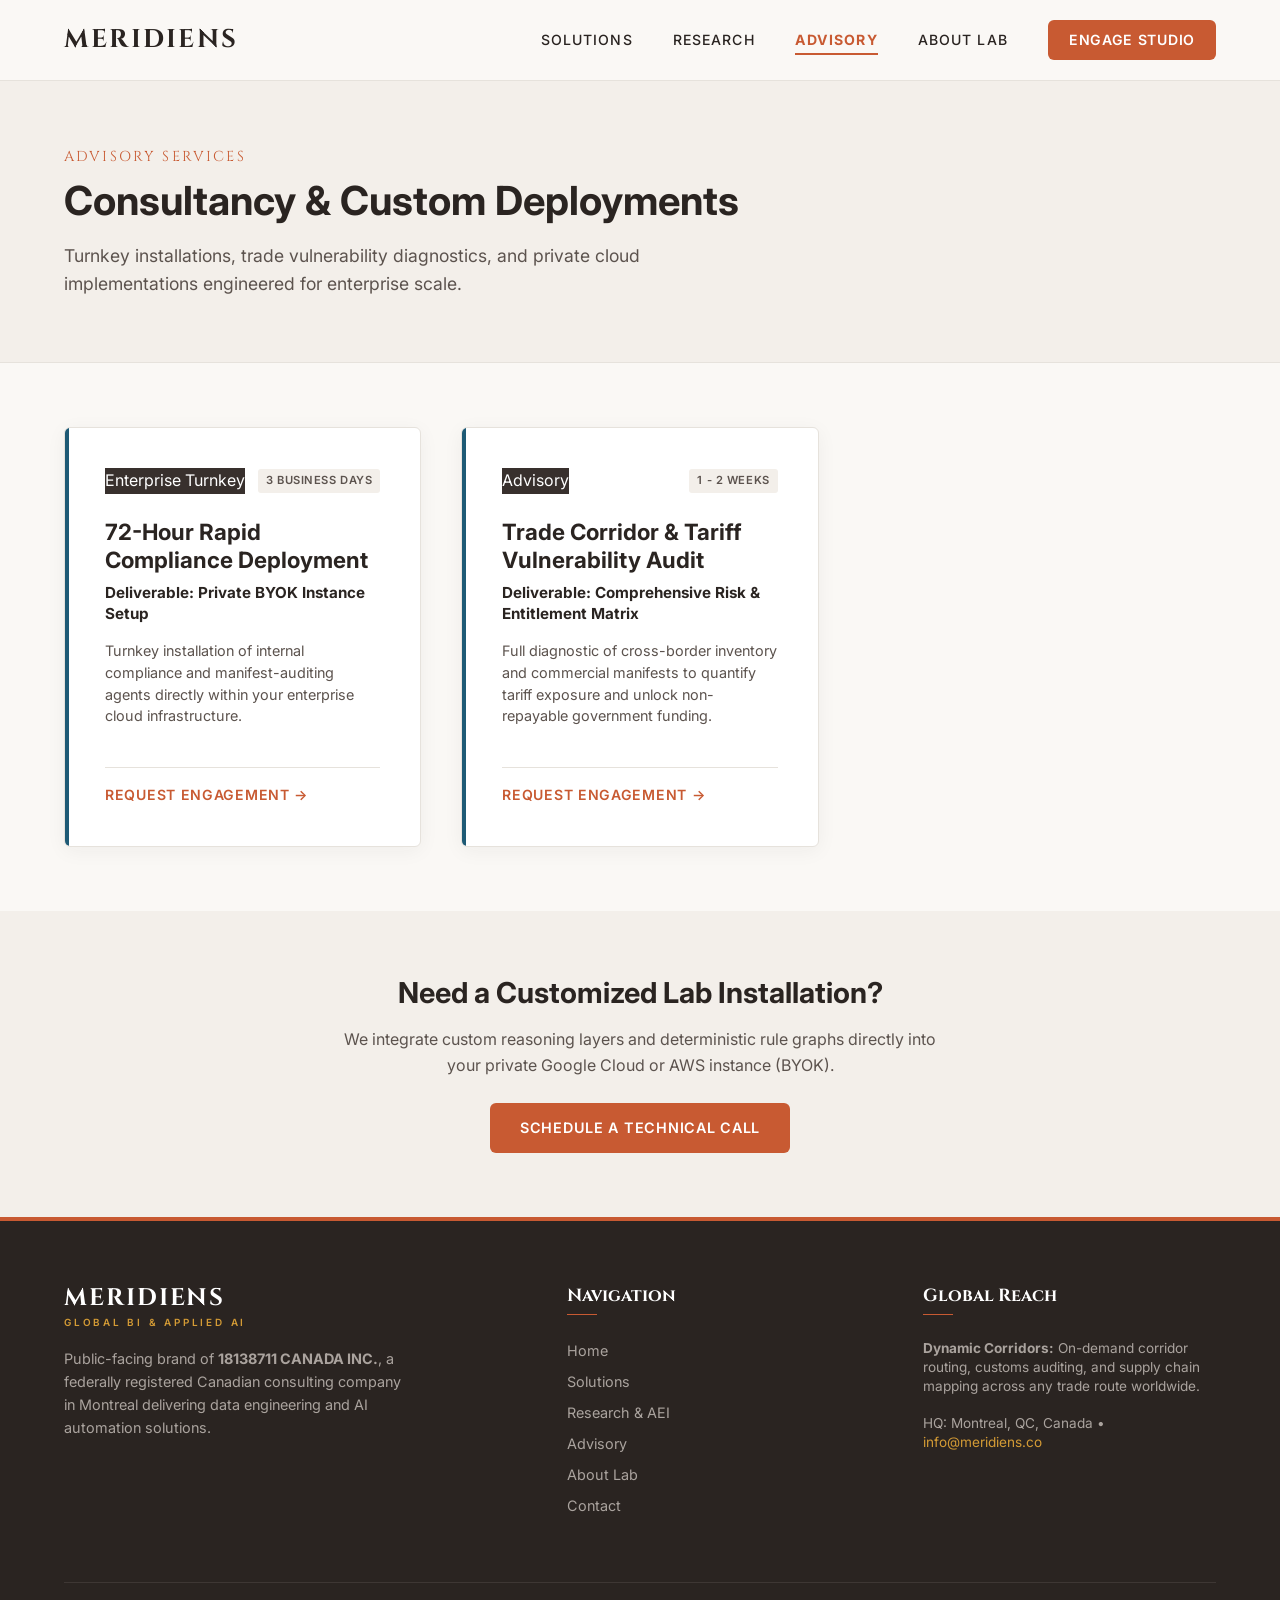
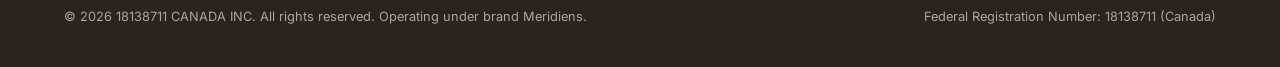
<file: services.html>
<!DOCTYPE html>
<html lang="en">
<head>
  <meta charset="UTF-8">
  <meta name="viewport" content="width=device-width, initial-scale=1.0">
  <title>Advisory | Meridiens</title>
  <link rel="stylesheet" href="styles.css">
</head>
<body>

  <!-- HEADER -->
  <header>
    <div class="container">
      <nav class="site-nav">
        <a href="index.html" class="logo">MERIDIENS</a>
        <div class="nav-links">
          <a href="products.html">Solutions</a>
          <a href="research.html">Research</a>
          <a href="services.html" class="active">Advisory</a>
          <a href="about.html">About Lab</a>
          <a href="contact.html" class="btn-cta">Engage Studio</a>
        </div>
      </nav>
    </div>
  </header>

  <!-- INTRO HERO -->
  <section class="about-hero">
    <div class="container">
      <span class="section-subtitle">Advisory Services</span>
      <h1 style="font-size: 2.5rem; margin-bottom: var(--spacing-sm);">Consultancy & Custom Deployments</h1>
      <p style="color: var(--color-text-muted); max-width: 700px; font-size: 1.1rem;">
        Turnkey installations, trade vulnerability diagnostics, and private cloud implementations engineered for enterprise scale.
      </p>
    </div>
  </section>

  <!-- SERVICES CARD SECTION -->
  <section class="section">
    <div class="container">
      <div id="services-container" class="cards-grid">
        <!-- Dynamically loaded via js/main.js & js/data.js -->
        
        <!-- Fallback loader / Spinner -->
        <div style="grid-column: 1 / -1; text-align: center; padding: var(--spacing-xl); color: var(--color-text-muted);">
          <p>Loading advisory services...</p>
        </div>
      </div>

      <!-- No-JavaScript Fallback (SEO and accessibility friendly) -->
      <noscript>
        <div class="cards-grid" style="margin-top: var(--spacing-md);">
          <!-- Service 1 -->
          <div class="card service-card" id="rapid-compliance-deploy">
            <div class="card-header">
              <span class="badge consulting">Enterprise Turnkey</span>
              <span class="status-indicator">3 Business Days</span>
            </div>
            <h3 class="card-title">72-Hour Rapid Compliance Deployment</h3>
            <p class="card-summary"><strong>Deliverable: Private BYOK Instance Setup</strong></p>
            <p class="card-description">
              Turnkey installation of internal compliance and manifest-auditing agents directly within your enterprise cloud infrastructure.
            </p>
            <div class="card-footer">
              <a href="contact.html?subject=Inquiry: 72-Hour Rapid Compliance Deployment" class="cta-link">Request Engagement &rarr;</a>
            </div>
          </div>
          <!-- Service 2 -->
          <div class="card service-card" id="supply-chain-audit">
            <div class="card-header">
              <span class="badge consulting">Advisory</span>
              <span class="status-indicator">1 - 2 Weeks</span>
            </div>
            <h3 class="card-title">Trade Corridor & Tariff Vulnerability Audit</h3>
            <p class="card-summary"><strong>Deliverable: Comprehensive Risk & Entitlement Matrix</strong></p>
            <p class="card-description">
              Full diagnostic of cross-border inventory and commercial manifests to quantify tariff exposure and unlock non-repayable government funding.
            </p>
            <div class="card-footer">
              <a href="contact.html?subject=Inquiry: Trade Corridor and Tariff Audit" class="cta-link">Request Engagement &rarr;</a>
            </div>
          </div>
        </div>
      </noscript>

    </div>
  </section>

  <!-- QUICK ACTION CTA -->
  <section class="section-alt">
    <div class="container text-center">
      <h2 style="font-size: 1.8rem; margin-bottom: var(--spacing-sm);">Need a Customized Lab Installation?</h2>
      <p style="color: var(--color-text-muted); max-width: 600px; margin: 0 auto var(--spacing-md) auto;">
        We integrate custom reasoning layers and deterministic rule graphs directly into your private Google Cloud or AWS instance (BYOK).
      </p>
      <a href="contact.html" class="btn btn-primary">Schedule a Technical Call</a>
    </div>
  </section>

  <!-- FOOTER -->
  <footer>
    <div class="container">
      <div class="footer-grid">
        <div>
          <a href="index.html" class="logo footer-logo">
            <span class="logo-main">MERIDIENS</span>
            <span class="logo-sub">Global BI & Applied AI</span>
          </a>
          <p class="footer-about">
            Public-facing brand of <strong>18138711 CANADA INC.</strong>, a federally registered Canadian consulting company in Montreal delivering data engineering and AI automation solutions.
          </p>
        </div>
        <div>
          <h4 class="footer-title">Navigation</h4>
          <ul class="footer-links">
            <li><a href="index.html">Home</a></li>
            <li><a href="products.html">Solutions</a></li>
            <li><a href="research.html">Research & AEI</a></li>
            <li><a href="services.html">Advisory</a></li>
            <li><a href="about.html">About Lab</a></li>
            <li><a href="contact.html">Contact</a></li>
          </ul>
        </div>
        <div>
          <h4 class="footer-title">Global Reach</h4>
          <div class="footer-corridors">
            <p><strong>Dynamic Corridors:</strong> On-demand corridor routing, customs auditing, and supply chain mapping across any trade route worldwide.</p>
            <p style="margin-top: 10px;">HQ: Montreal, QC, Canada &bull; <a href="mailto:info@meridiens.co" style="color: var(--color-accent);">info@meridiens.co</a></p>
          </div>
        </div>
      </div>
      <div class="footer-bottom">
        <p>&copy; 2026 18138711 CANADA INC. All rights reserved. Operating under brand Meridiens.</p>
        <p>Federal Registration Number: 18138711 (Canada)</p>
      </div>
    </div>
  </footer>

  <script src="js/data.js"></script>
  <script src="js/main.js"></script>
</body>
</html>
</file>
<file: styles.css>
@import url('https://fonts.googleapis.com/css2?family=Cinzel:wght@500;700&family=Inter:wght@300;400;500;600;700&display=swap');

/* Color Variables - Constantine Algeria Inspired Palette */
:root {
  --color-bg: #FAF8F5;            /* Warm Limestone / Off-White */
  --color-bg-card: #FFFFFF;       /* Pure White for card components */
  --color-text: #2A2421;          /* Deep Canyon Umber / Charcoal */
  --color-text-muted: #5C534E;    /* Muted Slate Grey-Brown */
  --color-primary: #C85A32;       /* Terracotta / Sienna Accent */
  --color-primary-hover: #A9441E; /* Darker Terracotta */
  --color-secondary: #1E5A75;     /* Andalusian Blue Accent */
  --color-secondary-hover: #154155; /* Darker Andalusian Blue */
  --color-accent: #D49B35;        /* Ochre / Deep Gold Accent */
  --color-neutral-light: #F3EFEA; /* Soft limestone gray for structural panels */
  --color-border: #E6E2DC;        /* Warm light grey for borders */
  --color-white: #FFFFFF;
  
  --font-heading: 'Cinzel', serif;
  --font-body: 'Inter', sans-serif;
  
  --spacing-xs: 0.5rem;
  --spacing-sm: 1rem;
  --spacing-md: 1.5rem;
  --spacing-lg: 2.5rem;
  --spacing-xl: 4rem;
  --spacing-xxl: 6rem;
  
  --max-width: 1200px;
  --border-radius: 6px;
  --transition: all 0.3s cubic-bezier(0.25, 0.8, 0.25, 1);
  --box-shadow: 0 4px 20px rgba(42, 36, 33, 0.05);
  --box-shadow-hover: 0 10px 30px rgba(42, 36, 33, 0.08);
}

/* CSS Reset */
*, *::before, *::after {
  box-sizing: border-box;
  margin: 0;
  padding: 0;
}

html {
  scroll-behavior: smooth;
}

body {
  font-family: var(--font-body);
  background-color: var(--color-bg);
  color: var(--color-text);
  line-height: 1.6;
  -webkit-font-smoothing: antialiased;
}

/* Typography */
h1, h2, h3, h4, h5, h6 {
  font-family: var(--font-body);
  font-weight: 700;
  line-height: 1.25;
  color: var(--color-text);
}

h1.brand-title {
  font-family: var(--font-heading);
}

a {
  color: var(--color-primary);
  text-decoration: none;
  transition: var(--transition);
}

a:hover {
  color: var(--color-primary-hover);
}

/* Containers & Layout */
.container {
  width: 100%;
  max-width: var(--max-width);
  margin: 0 auto;
  padding: 0 var(--spacing-md);
}

.section {
  padding: var(--spacing-xl) 0;
}

.section-alt {
  background-color: var(--color-neutral-light);
  padding: var(--spacing-xl) 0;
}

.text-center {
  text-align: center;
}

.section-title-wrap {
  margin-bottom: var(--spacing-xl);
  text-align: center;
}

.section-subtitle {
  font-family: var(--font-heading);
  color: var(--color-primary);
  font-size: 0.9rem;
  letter-spacing: 0.15em;
  text-transform: uppercase;
  margin-bottom: var(--spacing-xs);
  display: block;
}

.section-title {
  font-size: 2.2rem;
  font-weight: 700;
  position: relative;
  display: inline-block;
  padding-bottom: var(--spacing-xs);
}

.section-title::after {
  content: '';
  position: absolute;
  bottom: 0;
  left: 50%;
  transform: translateX(-50%);
  width: 60px;
  height: 2px;
  background-color: var(--color-primary);
}

/* Buttons */
.btn-group {
  display: flex;
  gap: var(--spacing-sm);
  flex-wrap: wrap;
}

.btn {
  display: inline-flex;
  align-items: center;
  justify-content: center;
  padding: 0.8rem 1.8rem;
  font-size: 0.9rem;
  font-weight: 600;
  border-radius: var(--border-radius);
  transition: var(--transition);
  cursor: pointer;
  letter-spacing: 0.05em;
  text-transform: uppercase;
  border: 1px solid transparent;
}

.btn-primary {
  background-color: var(--color-primary);
  color: var(--color-white);
}

.btn-primary:hover {
  background-color: var(--color-primary-hover);
  color: var(--color-white);
  transform: translateY(-2px);
}

.btn-secondary {
  background-color: transparent;
  color: var(--color-text);
  border-color: var(--color-border);
}

.btn-secondary:hover {
  background-color: var(--color-neutral-light);
  color: var(--color-text);
  transform: translateY(-2px);
}

.btn-outline {
  background-color: transparent;
  color: var(--color-primary);
  border-color: var(--color-primary);
}

.btn-outline:hover {
  background-color: var(--color-primary);
  color: var(--color-white);
  transform: translateY(-2px);
}

/* Header & Navigation */
header {
  background-color: rgba(250, 248, 245, 0.95);
  backdrop-filter: blur(10px);
  position: sticky;
  top: 0;
  z-index: 1000;
  border-bottom: 1px solid var(--color-border);
  transition: var(--transition);
}

header.scroll-shadow {
  box-shadow: 0 4px 15px rgba(0, 0, 0, 0.03);
}

.nav-container {
  display: flex;
  align-items: center;
  justify-content: space-between;
  height: 80px;
}

.logo {
  display: flex;
  flex-direction: column;
}

.logo-main {
  font-family: var(--font-heading);
  font-size: 1.5rem;
  font-weight: 700;
  color: var(--color-text);
  letter-spacing: 0.08em;
  line-height: 1.1;
}

.logo-sub {
  font-size: 0.62rem;
  text-transform: uppercase;
  letter-spacing: 0.28em;
  color: var(--color-primary);
  margin-top: 3px;
  font-weight: 600;
}

.nav-menu {
  display: flex;
  list-style: none;
  gap: var(--spacing-lg);
  align-items: center;
}

.nav-link {
  font-size: 0.85rem;
  font-weight: 500;
  color: var(--color-text);
  text-transform: uppercase;
  letter-spacing: 0.1em;
  position: relative;
  padding: 0.25rem 0;
}

.nav-link::after {
  content: '';
  position: absolute;
  bottom: 0;
  left: 0;
  width: 0;
  height: 1px;
  background-color: var(--color-primary);
  transition: var(--transition);
}

.nav-link:hover {
  color: var(--color-primary);
}

.nav-link:hover::after {
  width: 100%;
}

.nav-link.active {
  color: var(--color-primary);
  font-weight: 700;
}

.nav-link.active::after {
  width: 100%;
  height: 2px;
}

.menu-toggle {
  display: none;
  flex-direction: column;
  justify-content: space-between;
  width: 24px;
  height: 18px;
  background: transparent;
  border: none;
  cursor: pointer;
  z-index: 1100;
}

.menu-toggle span {
  display: block;
  width: 100%;
  height: 2px;
  background-color: var(--color-text);
  transition: var(--transition);
}

/* Mobile Nav Active States */
@media (max-width: 768px) {
  .menu-toggle {
    display: flex;
  }
  
  .nav-menu {
    position: fixed;
    top: 0;
    right: -100%;
    width: 280px;
    height: 100vh;
    background-color: var(--color-bg);
    box-shadow: -5px 0 25px rgba(0, 0, 0, 0.05);
    flex-direction: column;
    justify-content: center;
    align-items: flex-start;
    padding: var(--spacing-xl);
    gap: var(--spacing-md);
    transition: var(--transition);
    z-index: 1050;
  }
  
  .nav-menu.active {
    right: 0;
  }
  
  .menu-toggle.active span:nth-child(1) {
    transform: translateY(8px) rotate(45deg);
  }
  
  .menu-toggle.active span:nth-child(2) {
    opacity: 0;
  }
  
  .menu-toggle.active span:nth-child(3) {
    transform: translateY(-8px) rotate(-45deg);
  }
}

/* Hero Section */
.hero {
  position: relative;
  background: radial-gradient(circle at 80% 20%, rgba(243, 239, 234, 0.8) 0%, rgba(250, 248, 245, 1) 70%);
  padding: var(--spacing-xxl) 0;
  overflow: hidden;
  border-bottom: 1px solid var(--color-border);
}

.hero-grid {
  display: grid;
  grid-template-columns: 1.25fr 0.75fr;
  gap: var(--spacing-xl);
  align-items: center;
}

.hero-content {
  max-width: 680px;
}

.hero-subtitle {
  font-family: var(--font-heading);
  color: var(--color-primary);
  font-size: 0.95rem;
  letter-spacing: 0.2em;
  text-transform: uppercase;
  margin-bottom: var(--spacing-sm);
  display: block;
}

.hero-title {
  font-size: 3rem;
  line-height: 1.15;
  margin-bottom: var(--spacing-md);
  font-weight: 800;
}

.hero-title span {
  color: var(--color-primary);
}

.hero-description {
  font-size: 1.1rem;
  color: var(--color-text-muted);
  margin-bottom: var(--spacing-lg);
  max-width: 580px;
}

.hero-visual {
  position: relative;
  display: flex;
  justify-content: center;
  align-items: center;
}

/* Global Network Motif Graphic */
.geometric-graphic {
  width: 320px;
  height: 320px;
  position: relative;
  background-color: var(--color-neutral-light);
  border-radius: 50%;
  display: flex;
  align-items: center;
  justify-content: center;
  box-shadow: var(--box-shadow);
}

.geometric-graphic::before {
  content: '';
  position: absolute;
  width: 85%;
  height: 85%;
  border: 1px solid var(--color-border);
  border-radius: 50%;
}

/* Dynamic global grid lines representing meridians */
.geometric-graphic::after {
  content: '';
  position: absolute;
  width: 70%;
  height: 70%;
  border: 1px solid var(--color-secondary);
  border-left: 3px double var(--color-primary);
  border-right: 3px double var(--color-primary);
  border-radius: 50%;
  opacity: 0.5;
  animation: rotateGraphic 25s linear infinite;
}

@keyframes rotateGraphic {
  100% { transform: rotate(360deg); }
}

.graphic-core {
  width: 45%;
  height: 45%;
  background: var(--color-secondary);
  border-radius: 50%;
  display: flex;
  align-items: center;
  justify-content: center;
  color: var(--color-white);
  font-family: var(--font-heading);
  font-weight: 700;
  font-size: 1.15rem;
  letter-spacing: 0.05em;
  box-shadow: 0 10px 20px rgba(30, 90, 117, 0.2);
  z-index: 5;
}

@media (max-width: 992px) {
  .hero-grid {
    grid-template-columns: 1fr;
    text-align: center;
  }
  
  .hero-content {
    margin: 0 auto;
  }
  
  .hero-description {
    margin-left: auto;
    margin-right: auto;
  }
  
  .btn-group {
    justify-content: center;
  }
  
  .hero-visual {
    margin-top: var(--spacing-lg);
  }
}

@media (max-width: 576px) {
  .hero-title {
    font-size: 2.2rem;
  }
  .geometric-graphic {
    width: 240px;
    height: 240px;
  }
}

/* Feature/Pillar Cards */
.pillars-grid {
  display: grid;
  grid-template-columns: repeat(3, 1fr);
  gap: var(--spacing-lg);
}

.pillar-card {
  background-color: var(--color-bg-card);
  border: 1px solid var(--color-border);
  padding: var(--spacing-lg);
  border-radius: var(--border-radius);
  transition: var(--transition);
  display: flex;
  flex-direction: column;
}

.pillar-card:hover {
  transform: translateY(-5px);
  box-shadow: var(--box-shadow-hover);
  border-color: var(--color-primary);
}

.pillar-icon {
  width: 50px;
  height: 50px;
  border-radius: 4px;
  background-color: var(--color-neutral-light);
  color: var(--color-primary);
  display: flex;
  align-items: center;
  justify-content: center;
  font-size: 1.5rem;
  margin-bottom: var(--spacing-md);
  transition: var(--transition);
}

.pillar-card:hover .pillar-icon {
  background-color: var(--color-primary);
  color: var(--color-white);
}

.pillar-title {
  font-size: 1.25rem;
  font-weight: 700;
  margin-bottom: var(--spacing-sm);
}

.pillar-description {
  color: var(--color-text-muted);
  font-size: 0.95rem;
  flex-grow: 1;
}

@media (max-width: 992px) {
  .pillars-grid {
    grid-template-columns: 1fr;
    gap: var(--spacing-md);
  }
}

/* Dynamic Cards Grid */
.cards-grid {
  display: grid;
  grid-template-columns: repeat(auto-fill, minmax(340px, 1fr));
  gap: var(--spacing-lg);
}

/* Service Card Components */
.service-card {
  background-color: var(--color-bg-card);
  border: 1px solid var(--color-border);
  border-radius: var(--border-radius);
  padding: var(--spacing-lg);
  transition: var(--transition);
  position: relative;
  overflow: hidden;
  display: flex;
  flex-direction: column;
}

.service-card::before {
  content: '';
  position: absolute;
  top: 0;
  left: 0;
  width: 4px;
  height: 100%;
  background-color: var(--color-secondary);
  transition: var(--transition);
}

.service-card:hover {
  transform: translateY(-4px);
  box-shadow: var(--box-shadow-hover);
  border-color: var(--color-border);
}

.service-card:hover::before {
  background-color: var(--color-primary);
  width: 6px;
}

.service-title {
  font-size: 1.3rem;
  margin-bottom: var(--spacing-sm);
  font-weight: 700;
}

.service-desc {
  color: var(--color-text-muted);
  font-size: 0.95rem;
  margin-bottom: var(--spacing-md);
  flex-grow: 1;
}

.service-footer {
  margin-top: auto;
  display: flex;
  justify-content: space-between;
  align-items: center;
  padding-top: var(--spacing-sm);
  border-top: 1px solid var(--color-neutral-light);
}

.service-tag {
  font-size: 0.75rem;
  font-weight: 600;
  color: var(--color-secondary);
  background-color: var(--color-neutral-light);
  padding: 0.2rem 0.6rem;
  border-radius: 3px;
  text-transform: uppercase;
  letter-spacing: 0.05em;
}

.service-link {
  font-size: 0.85rem;
  font-weight: 600;
  color: var(--color-primary);
}

/* Product Card Components */
.product-card {
  background-color: var(--color-bg-card);
  border: 1px solid var(--color-border);
  border-radius: var(--border-radius);
  overflow: hidden;
  transition: var(--transition);
  display: flex;
  flex-direction: column;
}

.product-card:hover {
  transform: translateY(-5px);
  box-shadow: var(--box-shadow-hover);
  border-color: var(--color-border);
}

.product-thumbnail-placeholder {
  width: 100%;
  height: 200px;
  background-color: var(--color-neutral-light);
  display: flex;
  align-items: center;
  justify-content: center;
  color: var(--color-text-muted);
  position: relative;
  overflow: hidden;
  border-bottom: 1px solid var(--color-border);
}

.product-thumbnail-placeholder::after {
  content: '';
  position: absolute;
  top: 0;
  left: -100%;
  width: 50%;
  height: 100%;
  background: linear-gradient(90deg, transparent, rgba(255, 255, 255, 0.4), transparent);
  transform: skewX(-20deg);
  animation: shine 6s infinite;
}

@keyframes shine {
  0% { left: -100%; }
  20% { left: 150%; }
  100% { left: 150%; }
}

.product-icon-brand {
  font-family: var(--font-heading);
  font-size: 2.5rem;
  color: var(--color-primary);
  font-weight: 700;
  opacity: 0.7;
}

.product-info {
  padding: var(--spacing-md);
  display: flex;
  flex-direction: column;
  flex-grow: 1;
}

.product-title {
  font-size: 1.25rem;
  font-weight: 700;
  margin-bottom: var(--spacing-xs);
}

.product-desc {
  color: var(--color-text-muted);
  font-size: 0.9rem;
  margin-bottom: var(--spacing-md);
  flex-grow: 1;
  line-height: 1.5;
}

.product-actions {
  display: flex;
  gap: var(--spacing-sm);
  margin-top: auto;
}

.product-actions .btn {
  padding: 0.5rem 1rem;
  font-size: 0.75rem;
  flex: 1;
}

/* About Layout Panel */
.about-hero {
  background-color: var(--color-neutral-light);
  border-bottom: 1px solid var(--color-border);
  padding: var(--spacing-xl) 0;
}

.about-intro-grid {
  display: grid;
  grid-template-columns: 1.2fr 0.8fr;
  gap: var(--spacing-xl);
  align-items: start;
}

.about-philosophy {
  padding: var(--spacing-lg);
  background-color: var(--color-bg-card);
  border: 1px solid var(--color-border);
  border-radius: var(--border-radius);
  border-left: 4px solid var(--color-primary);
}

.corridor-map-section {
  margin-top: var(--spacing-xl);
}

/* Dynamic Corridors Section */
.corridors-list {
  display: grid;
  grid-template-columns: repeat(3, 1fr);
  gap: var(--spacing-md);
  margin-top: var(--spacing-md);
}

.corridor-item {
  background-color: var(--color-bg-card);
  border: 1px solid var(--color-border);
  padding: var(--spacing-md);
  border-radius: var(--border-radius);
  text-align: center;
  transition: var(--transition);
}

.corridor-item:hover {
  border-color: var(--color-secondary);
  background-color: rgba(30, 90, 117, 0.02);
}

.corridor-flag {
  font-size: 1.8rem;
  margin-bottom: var(--spacing-xs);
  display: block;
}

.corridor-name {
  font-weight: 700;
  font-size: 1rem;
}

.corridor-desc {
  font-size: 0.8rem;
  color: var(--color-text-muted);
  margin-top: 4px;
}

@media (max-width: 992px) {
  .about-intro-grid {
    grid-template-columns: 1fr;
  }
  .corridors-list {
    grid-template-columns: 1fr;
  }
}

/* Contact Styles */
.contact-grid {
  display: grid;
  grid-template-columns: 0.8fr 1.2fr;
  gap: var(--spacing-xl);
}

.contact-info-panel {
  display: flex;
  flex-direction: column;
  gap: var(--spacing-md);
}

.contact-detail-card {
  background-color: var(--color-bg-card);
  border: 1px solid var(--color-border);
  padding: var(--spacing-md);
  border-radius: var(--border-radius);
}

.contact-detail-title {
  font-size: 0.9rem;
  text-transform: uppercase;
  color: var(--color-primary);
  letter-spacing: 0.1em;
  margin-bottom: var(--spacing-xs);
  font-family: var(--font-heading);
}

.contact-detail-value {
  font-size: 1.05rem;
  font-weight: 500;
}

.contact-form-container {
  background-color: var(--color-bg-card);
  border: 1px solid var(--color-border);
  padding: var(--spacing-lg);
  border-radius: var(--border-radius);
  box-shadow: var(--box-shadow);
}

.form-group {
  margin-bottom: var(--spacing-md);
}

.form-row {
  display: grid;
  grid-template-columns: 1fr 1fr;
  gap: var(--spacing-md);
}

.form-label {
  display: block;
  font-size: 0.85rem;
  font-weight: 600;
  margin-bottom: 6px;
  text-transform: uppercase;
  letter-spacing: 0.05em;
}

.form-control {
  width: 100%;
  padding: 0.8rem 1rem;
  font-family: var(--font-body);
  font-size: 0.95rem;
  background-color: var(--color-bg);
  border: 1px solid var(--color-border);
  border-radius: var(--border-radius);
  color: var(--color-text);
  transition: var(--transition);
}

.form-control:focus {
  outline: none;
  border-color: var(--color-primary);
  background-color: var(--color-white);
  box-shadow: 0 0 0 3px rgba(200, 90, 50, 0.1);
}

textarea.form-control {
  resize: vertical;
  min-height: 120px;
}

.file-upload-wrapper {
  position: relative;
  display: block;
}

.file-upload-input {
  position: absolute;
  left: 0;
  top: 0;
  opacity: 0;
  width: 100%;
  height: 100%;
  cursor: pointer;
}

.file-upload-btn {
  display: flex;
  align-items: center;
  justify-content: center;
  gap: var(--spacing-xs);
  padding: 0.8rem 1rem;
  border: 1px dashed var(--color-primary);
  background-color: rgba(200, 90, 50, 0.02);
  color: var(--color-primary);
  border-radius: var(--border-radius);
  text-align: center;
  font-weight: 500;
  font-size: 0.9rem;
  transition: var(--transition);
}

.file-upload-wrapper:hover .file-upload-btn {
  background-color: rgba(200, 90, 50, 0.05);
}

.file-name-display {
  font-size: 0.8rem;
  color: var(--color-text-muted);
  margin-top: 4px;
}

@media (max-width: 768px) {
  .contact-grid {
    grid-template-columns: 1fr;
  }
  .form-row {
    grid-template-columns: 1fr;
    gap: 0;
  }
}

/* Footer Panel */
footer {
  background-color: var(--color-text);
  color: #DDD8D3;
  padding: var(--spacing-xl) 0 var(--spacing-lg) 0;
  border-top: 4px solid var(--color-primary);
  font-size: 0.9rem;
}

.footer-grid {
  display: grid;
  grid-template-columns: 1.5fr 1fr 1fr;
  gap: var(--spacing-xl);
  margin-bottom: var(--spacing-xl);
}

.footer-logo {
  margin-bottom: var(--spacing-sm);
}

.footer-logo .logo-main {
  color: var(--color-white);
}

.footer-logo .logo-sub {
  color: var(--color-accent);
}

.footer-about {
  color: #AAA39E;
  margin-top: var(--spacing-sm);
  max-width: 340px;
}

.footer-title {
  color: var(--color-white);
  font-family: var(--font-heading);
  font-size: 1.1rem;
  margin-bottom: var(--spacing-md);
  position: relative;
  padding-bottom: var(--spacing-xs);
}

.footer-title::after {
  content: '';
  position: absolute;
  bottom: 0;
  left: 0;
  width: 30px;
  height: 1px;
  background-color: var(--color-primary);
}

.footer-links {
  list-style: none;
  display: flex;
  flex-direction: column;
  gap: var(--spacing-xs);
}

.footer-links a {
  color: #AAA39E;
}

.footer-links a:hover {
  color: var(--color-white);
  padding-left: 4px;
}

.footer-corridors {
  display: flex;
  flex-direction: column;
  gap: var(--spacing-xs);
}

.footer-corridors p {
  color: #AAA39E;
  font-size: 0.85rem;
  line-height: 1.4;
}

.footer-bottom {
  border-top: 1px solid #3E3734;
  padding-top: var(--spacing-md);
  display: flex;
  justify-content: space-between;
  align-items: center;
  color: #AAA39E;
  font-size: 0.8rem;
  flex-wrap: wrap;
  gap: var(--spacing-sm);
}

@media (max-width: 768px) {
  .footer-grid {
    grid-template-columns: 1fr;
    gap: var(--spacing-lg);
  }
}

/* Language switcher button */
.lang-btn {
  background: transparent;
  border: 1px solid var(--color-border);
  color: var(--color-text);
  padding: 4px 10px;
  border-radius: 4px;
  cursor: pointer;
  font-size: 0.8rem;
  font-weight: 600;
  transition: all 0.2s ease;
  margin-left: 15px;
}

.lang-btn:hover {
  background: var(--color-primary);
  color: var(--color-white);
  border-color: var(--color-primary);
}

@media (max-width: 768px) {
  .lang-btn {
    margin-left: 0;
    margin-top: var(--spacing-xs);
    display: inline-block;
  }
}

/* Meridiens Suite Simulator Terminal Styles */
.terminal-container {
  background-color: #0c1020;
  border: 1px solid var(--color-border);
  border-radius: 4px;
  font-family: 'Courier New', Courier, monospace;
  padding: 10px;
  margin-top: var(--spacing-sm);
  font-size: 0.78rem;
  color: #38bdf8; /* Terminal bright blue-green */
  box-shadow: inset 0 0 10px rgba(0, 0, 0, 0.8);
  height: 120px;
  overflow-y: auto;
  text-align: left;
}

.terminal-header {
  display: flex;
  justify-content: space-between;
  border-bottom: 1px solid rgba(255, 255, 255, 0.08);
  padding-bottom: 4px;
  margin-bottom: 6px;
  color: var(--color-text-muted);
  font-size: 0.65rem;
  text-transform: uppercase;
  letter-spacing: 0.05em;
}

.terminal-body {
  line-height: 1.4;
  word-break: break-all;
}

.app-meta-row {
  display: flex;
  justify-content: space-between;
  font-size: 0.8rem;
  margin-top: var(--spacing-sm);
  border-top: 1px dashed var(--color-border);
  padding-top: var(--spacing-xs);
}

.app-presets-wrap {
  font-size: 0.75rem;
  color: var(--color-text-muted);
  margin-top: var(--spacing-xs);
}

.pricing-summary-bar {
  background-color: var(--color-bg-card);
  border: 1px solid var(--color-border);
  border-left: 4px solid var(--color-primary);
  border-radius: var(--border-radius);
  padding: var(--spacing-md);
  margin-bottom: var(--spacing-lg);
  display: flex;
  justify-content: space-between;
  align-items: center;
  flex-wrap: wrap;
  gap: var(--spacing-sm);
}

.btn-simulator-reset {
  font-size: 0.75rem;
  padding: 6px 12px;
  border-radius: 4px;
  cursor: pointer;
  border: 1px solid var(--color-border);
  background: transparent;
  color: var(--color-text);
  font-weight: 600;
  transition: all 0.2s ease;
}

.btn-simulator-reset:hover {
  background-color: var(--color-primary);
  color: var(--color-white);
  border-color: var(--color-primary);
}

/* Filter Bar */
.filter-bar {
    display: flex;
    flex-wrap: wrap;
    gap: 0.75rem;
    margin: 2rem 0;
    justify-content: center;
}

.filter-btn {
    background: transparent;
    border: 1px solid var(--color-primary);
    color: var(--color-text);
    padding: 0.5rem 1.25rem;
    font-family: var(--font-body);
    font-size: 0.9rem;
    border-radius: 4px;
    cursor: pointer;
    transition: all 0.2s ease;
}

.filter-btn:hover,
.filter-btn.active {
    background: var(--color-primary);
    color: var(--color-bg);
}

/* Badges */
.badge.platform { background: var(--color-secondary); color: #fff; }
.badge.agentic { background: var(--color-primary); color: #fff; }
.badge.opensource { background: var(--color-accent); color: var(--color-text); }
.badge.consulting { background: #38302D; color: #fff; }

.tag {
    display: inline-block;
    background: rgba(30, 90, 117, 0.08);
    color: var(--color-secondary);
    font-size: 0.72rem;
    padding: 0.2rem 0.5rem;
    border-radius: 3px;
    font-weight: 500;
}

/* Systems Lab & Dynamic Cards Styles */
.card {
  background-color: var(--color-bg-card);
  border: 1px solid var(--color-border);
  border-radius: var(--border-radius);
  padding: var(--spacing-lg);
  transition: var(--transition);
  display: flex;
  flex-direction: column;
  box-shadow: var(--box-shadow);
  height: 100%;
}

.card:hover {
  transform: translateY(-4px);
  box-shadow: var(--box-shadow-hover);
  border-color: var(--color-primary);
}

.card-header {
  display: flex;
  justify-content: space-between;
  align-items: center;
  margin-bottom: var(--spacing-md);
}

.card-title {
  font-size: 1.4rem;
  font-weight: 700;
  margin-bottom: var(--spacing-xs);
  color: var(--color-text);
  line-height: 1.25;
}

.card-summary {
  font-size: 0.95rem;
  color: var(--color-text);
  margin-bottom: var(--spacing-sm);
  line-height: 1.4;
}

.card-description {
  font-size: 0.9rem;
  color: var(--color-text-muted);
  margin-bottom: var(--spacing-md);
  line-height: 1.5;
  flex-grow: 1;
}

.tech-tags {
  display: flex;
  flex-wrap: wrap;
  gap: var(--spacing-xs);
  margin-bottom: var(--spacing-md);
}

.card-footer {
  border-top: 1px solid var(--color-border);
  padding-top: var(--spacing-sm);
  display: flex;
  justify-content: flex-start;
  align-items: center;
}

.cta-link {
  font-family: var(--font-body);
  font-size: 0.88rem;
  font-weight: 600;
  color: var(--color-primary);
  text-transform: uppercase;
  letter-spacing: 0.05em;
  transition: var(--transition);
}

.cta-link:hover {
  color: var(--color-primary-hover);
  padding-left: 5px;
}

.status-indicator {
  font-size: 0.7rem;
  font-weight: 600;
  color: var(--color-text-muted);
  background-color: var(--color-neutral-light);
  padding: 0.2rem 0.5rem;
  border-radius: 3px;
  text-transform: uppercase;
  letter-spacing: 0.05em;
}

/* Site Nav and Header Restructuring */
.site-nav {
  display: flex;
  justify-content: space-between;
  align-items: center;
  height: 80px;
  width: 100%;
}

.site-nav .logo {
  font-family: var(--font-heading);
  font-size: 1.6rem;
  font-weight: 700;
  color: var(--color-text);
  letter-spacing: 0.1em;
  display: block;
}

.site-nav .nav-links {
  display: flex;
  align-items: center;
  gap: var(--spacing-lg);
}

.site-nav .nav-links a {
  font-family: var(--font-body);
  font-size: 0.88rem;
  font-weight: 500;
  color: var(--color-text);
  text-transform: uppercase;
  letter-spacing: 0.08em;
  position: relative;
  padding: 0.25rem 0;
  transition: var(--transition);
}

.site-nav .nav-links a::after {
  content: '';
  position: absolute;
  bottom: 0;
  left: 0;
  width: 0;
  height: 2px;
  background-color: var(--color-primary);
  transition: var(--transition);
}

.site-nav .nav-links a:hover {
  color: var(--color-primary);
}

.site-nav .nav-links a:hover::after {
  width: 100%;
}

.site-nav .nav-links a.active {
  color: var(--color-primary);
  font-weight: 700;
}

.site-nav .nav-links a.active::after {
  width: 100%;
}

.site-nav .nav-links a.btn-cta {
  background-color: var(--color-primary);
  color: var(--color-white);
  padding: 0.5rem 1.25rem;
  border-radius: var(--border-radius);
  font-weight: 600;
  letter-spacing: 0.05em;
  border: 1px solid transparent;
}

.site-nav .nav-links a.btn-cta::after {
  display: none;
}

.site-nav .nav-links a.btn-cta:hover {
  background-color: var(--color-primary-hover);
  color: var(--color-white);
  transform: translateY(-1px);
}

@media (max-width: 768px) {
  .site-nav {
    flex-direction: column;
    height: auto;
    padding: var(--spacing-sm) 0;
    gap: var(--spacing-sm);
  }
  .site-nav .nav-links {
    flex-direction: column;
    gap: var(--spacing-sm);
    width: 100%;
  }
  .site-nav .nav-links a {
    width: 100%;
    text-align: center;
    padding: 0.5rem 0;
  }
  .site-nav .nav-links a.btn-cta {
    padding: 0.6rem 0;
  }
}

/* ==========================================================================
   MERIDIENS RESEARCH LAB & ADAPTIVE EPISTEMIC INTELLIGENCE (AEI) STYLES
   ========================================================================== */

:root {
  --color-academic-slate: #0b192c;
  --color-academic-navy: #1e3e62;
  --color-academic-card: #ffffff;
  --color-state-hypo: #3b82f6;
  --color-state-supported: #06b6d4;
  --color-state-stable: #10b981;
  --color-state-contested: #f59e0b;
  --color-state-silence: #64748b;
  --color-state-obsolete: #ef4444;
}

/* Academic Masthead / Hero */
.research-hero {
  background: linear-gradient(180deg, rgba(11, 25, 44, 0.04) 0%, rgba(250, 248, 245, 0) 100%);
  border-bottom: 1px solid var(--color-border);
  padding: 4rem 0 3.5rem 0;
}

.research-preheader {
  font-family: var(--font-body);
  font-size: 0.78rem;
  font-weight: 700;
  letter-spacing: 0.15em;
  text-transform: uppercase;
  color: var(--color-secondary);
  display: inline-block;
  margin-bottom: 1rem;
  padding: 0.25rem 0.75rem;
  background: rgba(30, 90, 117, 0.08);
  border-radius: 4px;
  border-left: 3px solid var(--color-secondary);
}

.research-title {
  font-family: var(--font-heading);
  font-size: 2.8rem;
  line-height: 1.15;
  color: var(--color-text);
  margin-bottom: 1rem;
  font-weight: 700;
}

.research-subtitle {
  font-family: var(--font-body);
  font-size: 1.25rem;
  line-height: 1.6;
  color: #4b5563;
  max-width: 860px;
  margin-bottom: 2rem;
}

.research-meta-bar {
  display: flex;
  flex-wrap: wrap;
  align-items: center;
  justify-content: space-between;
  gap: 1.5rem;
  border-top: 1px solid var(--color-border);
  padding-top: 1.5rem;
}

.personnel-group {
  display: flex;
  flex-wrap: wrap;
  gap: 2rem;
}

.personnel-item {
  font-size: 0.88rem;
  line-height: 1.4;
}

.personnel-role {
  text-transform: uppercase;
  font-size: 0.72rem;
  font-weight: 700;
  letter-spacing: 0.08em;
  color: var(--color-text-muted);
  display: block;
  margin-bottom: 0.2rem;
}

.personnel-name {
  font-weight: 700;
  color: var(--color-text);
}

.personnel-affiliation {
  font-size: 0.8rem;
  color: var(--color-text-muted);
}

.btn-academic-print {
  display: inline-flex;
  align-items: center;
  gap: 0.5rem;
  background-color: var(--color-academic-slate);
  color: #ffffff;
  padding: 0.65rem 1.4rem;
  font-family: var(--font-body);
  font-size: 0.85rem;
  font-weight: 600;
  border-radius: var(--border-radius);
  border: 1px solid var(--color-academic-slate);
  cursor: pointer;
  transition: var(--transition);
}

.btn-academic-print:hover {
  background-color: var(--color-academic-navy);
  transform: translateY(-1px);
  box-shadow: 0 4px 12px rgba(11, 25, 44, 0.15);
}

/* Epistemic Thesis Callouts */
.thesis-box {
  background: #ffffff;
  border: 1px solid var(--color-border);
  border-left: 4px solid var(--color-primary);
  border-radius: var(--border-radius);
  padding: 2rem;
  margin: 2rem 0;
  box-shadow: 0 2px 8px rgba(0, 0, 0, 0.03);
}

.thesis-grid {
  display: grid;
  grid-template-columns: 1fr 1fr;
  gap: 2rem;
  margin-top: 1.5rem;
}

@media (max-width: 768px) {
  .thesis-grid {
    grid-template-columns: 1fr;
  }
}

.contrast-card {
  background: var(--color-bg);
  border: 1px solid var(--color-border);
  border-radius: 6px;
  padding: 1.5rem;
}

.contrast-card.flaw {
  border-top: 3px solid #ef4444;
}

.contrast-card.solution {
  border-top: 3px solid var(--color-state-stable);
}

.contrast-title {
  font-size: 1rem;
  font-weight: 700;
  margin-bottom: 0.75rem;
  display: flex;
  align-items: center;
  gap: 0.5rem;
}

.formula-block {
  background: #111827;
  color: #38bdf8;
  font-family: 'Courier New', Courier, monospace;
  padding: 0.85rem 1.2rem;
  border-radius: 4px;
  font-size: 0.88rem;
  margin: 1rem 0;
  overflow-x: auto;
}

/* Scientific Lineage Cards */
.lineage-grid {
  display: grid;
  grid-template-columns: repeat(auto-fit, minmax(320px, 1fr));
  gap: 1.5rem;
  margin: 2rem 0;
}

.lineage-card {
  background: #ffffff;
  border: 1px solid var(--color-border);
  border-radius: var(--border-radius);
  padding: 1.75rem;
  display: flex;
  flex-direction: column;
  transition: var(--transition);
  position: relative;
}

.lineage-card:hover {
  transform: translateY(-3px);
  border-color: var(--color-secondary);
  box-shadow: var(--box-shadow-hover);
}

.publication-badge {
  font-size: 0.72rem;
  font-weight: 700;
  text-transform: uppercase;
  letter-spacing: 0.08em;
  padding: 0.2rem 0.6rem;
  border-radius: 3px;
  display: inline-block;
  margin-bottom: 0.75rem;
  align-self: flex-start;
}

.badge-frontiers {
  background: rgba(30, 90, 117, 0.1);
  color: var(--color-secondary);
}

.badge-thesis {
  background: rgba(200, 90, 50, 0.1);
  color: var(--color-primary);
}

.lineage-title {
  font-family: var(--font-heading);
  font-size: 1.15rem;
  line-height: 1.4;
  color: var(--color-text);
  margin-bottom: 0.75rem;
  font-weight: 700;
}

.lineage-desc {
  font-size: 0.88rem;
  color: #4b5563;
  line-height: 1.55;
  flex-grow: 1;
  margin-bottom: 1rem;
}

.lineage-footer {
  border-top: 1px solid var(--color-border);
  padding-top: 0.75rem;
  font-size: 0.8rem;
  color: var(--color-text-muted);
  display: flex;
  justify-content: space-between;
  align-items: center;
}

/* Interactive Epistemic State Machine Widget */
.state-machine-widget {
  background: #0b1320;
  border: 1px solid rgba(255, 255, 255, 0.1);
  border-radius: 12px;
  padding: 2rem;
  color: #f8fafc;
  margin: 3rem 0;
  box-shadow: 0 10px 30px rgba(0, 0, 0, 0.25);
}

.widget-header {
  display: flex;
  justify-content: space-between;
  align-items: center;
  flex-wrap: wrap;
  gap: 1rem;
  border-bottom: 1px solid rgba(255, 255, 255, 0.1);
  padding-bottom: 1.25rem;
  margin-bottom: 1.5rem;
}

.widget-title {
  font-size: 1.25rem;
  font-weight: 700;
  color: #ffffff;
  display: flex;
  align-items: center;
  gap: 0.5rem;
}

.widget-status-pill {
  font-size: 0.75rem;
  padding: 0.25rem 0.75rem;
  border-radius: 999px;
  background: rgba(16, 185, 129, 0.15);
  color: #34d399;
  border: 1px solid rgba(16, 185, 129, 0.3);
  font-family: monospace;
}

.scenario-bar {
  display: flex;
  flex-wrap: wrap;
  gap: 0.75rem;
  margin-bottom: 2rem;
}

.scenario-btn {
  background: rgba(255, 255, 255, 0.06);
  border: 1px solid rgba(255, 255, 255, 0.15);
  color: #cbd5e1;
  padding: 0.65rem 1.25rem;
  font-size: 0.85rem;
  border-radius: 6px;
  cursor: pointer;
  transition: all 0.2s ease;
  font-weight: 500;
  text-align: left;
}

.scenario-btn:hover {
  background: rgba(255, 255, 255, 0.12);
  color: #ffffff;
}

.scenario-btn.active {
  background: var(--color-secondary);
  border-color: #38bdf8;
  color: #ffffff;
  box-shadow: 0 0 12px rgba(56, 189, 248, 0.3);
}

/* State Graph SVG Container */
.state-graph-canvas {
  width: 100%;
  background: rgba(15, 23, 42, 0.6);
  border: 1px solid rgba(255, 255, 255, 0.08);
  border-radius: 8px;
  padding: 1.5rem;
  display: flex;
  justify-content: center;
  align-items: center;
  min-height: 280px;
}

.state-svg {
  width: 100%;
  max-width: 820px;
  height: auto;
  overflow: visible;
}

.state-node {
  transition: all 0.3s ease;
  cursor: pointer;
}

.state-node circle {
  transition: all 0.3s ease;
}

.state-node text {
  font-family: var(--font-body);
  font-size: 11px;
  font-weight: 600;
  fill: #94a3b8;
  text-anchor: middle;
  transition: all 0.3s ease;
}

.state-node.active circle {
  stroke-width: 3.5px;
  filter: drop-shadow(0 0 8px currentColor);
}

.state-node.active text {
  fill: #ffffff;
  font-weight: 700;
}

.state-link {
  stroke: rgba(255, 255, 255, 0.15);
  stroke-width: 2;
  transition: all 0.3s ease;
}

.state-link.active-link {
  stroke: #38bdf8;
  stroke-width: 3;
  stroke-dasharray: 6 3;
  animation: dash 1s linear infinite;
}

@keyframes dash {
  to {
    stroke-dashoffset: -9;
  }
}

/* Decision Gate Output Panel */
.decision-gate-panel {
  margin-top: 1.5rem;
  background: rgba(2, 6, 23, 0.8);
  border: 1px solid rgba(255, 255, 255, 0.1);
  border-radius: 8px;
  padding: 1.25rem 1.5rem;
  display: flex;
  flex-direction: column;
  gap: 0.75rem;
}

.decision-meta {
  display: flex;
  justify-content: space-between;
  align-items: center;
  flex-wrap: wrap;
  gap: 0.5rem;
  font-size: 0.82rem;
}

.decision-action-badge {
  font-weight: 700;
  font-size: 0.85rem;
  padding: 0.25rem 0.8rem;
  border-radius: 4px;
  text-transform: uppercase;
  letter-spacing: 0.05em;
  display: inline-flex;
  align-items: center;
  gap: 0.4rem;
}

.action-proceed {
  background: rgba(16, 185, 129, 0.2);
  color: #34d399;
  border: 1px solid #10b981;
}

.action-halt {
  background: rgba(245, 158, 11, 0.2);
  color: #fbbf24;
  border: 1px solid #f59e0b;
}

.action-silence {
  background: rgba(148, 163, 184, 0.2);
  color: #cbd5e1;
  border: 1px solid #64748b;
}

.decision-log-text {
  font-family: 'Courier New', Courier, monospace;
  font-size: 0.82rem;
  color: #94a3b8;
  line-height: 1.5;
  background: rgba(0, 0, 0, 0.3);
  padding: 0.75rem;
  border-radius: 4px;
  border-left: 3px solid #38bdf8;
}

/* Formal Hypotheses & Falsification Table */
.falsification-table-wrapper {
  overflow-x: auto;
  margin: 2rem 0;
  border: 1px solid var(--color-border);
  border-radius: var(--border-radius);
  background: #ffffff;
  box-shadow: 0 2px 6px rgba(0, 0, 0, 0.02);
}

.falsification-table {
  width: 100%;
  border-collapse: collapse;
  text-align: left;
  font-size: 0.88rem;
}

.falsification-table th {
  background-color: var(--color-academic-slate);
  color: #ffffff;
  padding: 0.9rem 1.2rem;
  font-family: var(--font-body);
  font-weight: 600;
  font-size: 0.8rem;
  text-transform: uppercase;
  letter-spacing: 0.05em;
  border-right: 1px solid rgba(255, 255, 255, 0.1);
}

.falsification-table th:last-child {
  border-right: none;
}

.falsification-table td {
  padding: 1rem 1.2rem;
  border-bottom: 1px solid var(--color-border);
  vertical-align: top;
  line-height: 1.5;
}

.falsification-table tr:nth-child(even) {
  background-color: rgba(250, 248, 245, 0.5);
}

.falsification-table tr:last-child td {
  border-bottom: none;
}

.hypo-id {
  font-family: monospace;
  font-weight: 700;
  color: var(--color-primary);
  white-space: nowrap;
}

.metric-tag {
  font-family: monospace;
  font-size: 0.78rem;
  background: rgba(30, 90, 117, 0.08);
  color: var(--color-secondary);
  padding: 0.15rem 0.45rem;
  border-radius: 3px;
  display: inline-block;
  margin-top: 0.25rem;
}

/* Theory to Production Bridge */
.bridge-grid {
  display: grid;
  grid-template-columns: repeat(auto-fit, minmax(320px, 1fr));
  gap: 1.5rem;
  margin: 2rem 0;
}

.bridge-card {
  background: #ffffff;
  border: 1px solid var(--color-border);
  border-radius: var(--border-radius);
  padding: 1.75rem;
  display: flex;
  flex-direction: column;
}

.bridge-primitive {
  font-size: 0.75rem;
  font-weight: 700;
  color: var(--color-primary);
  text-transform: uppercase;
  letter-spacing: 0.08em;
  margin-bottom: 0.5rem;
}

.bridge-target {
  font-size: 1.2rem;
  font-weight: 700;
  color: var(--color-text);
  margin-bottom: 0.75rem;
}

.bridge-arrow {
  display: flex;
  align-items: center;
  gap: 0.5rem;
  color: var(--color-secondary);
  font-size: 0.85rem;
  font-weight: 600;
  margin: 0.5rem 0 1rem 0;
}

/* ==========================================================================
   PRINT OPTIMIZATION ENGINE (@media print)
   Generates a clean, publication-ready academic white-paper
   ========================================================================== */
@media print {
  @page {
    size: A4 portrait;
    margin: 1.5cm;
  }

  body {
    background: #ffffff !important;
    color: #111827 !important;
    font-size: 10.5pt !important;
    line-height: 1.5 !important;
  }

  /* Suppress non-printable elements */
  header,
  footer,
  .site-nav,
  .btn-academic-print,
  .scenario-bar,
  .btn,
  .region-selector-container,
  noscript,
  .scroll-shadow {
    display: none !important;
  }

  /* Expand containers */
  .container {
    max-width: 100% !important;
    width: 100% !important;
    padding: 0 !important;
    margin: 0 !important;
  }

  .research-hero {
    padding: 0 0 1.5rem 0 !important;
    border-bottom: 2px solid #000000 !important;
    background: none !important;
  }

  .research-title {
    font-size: 20pt !important;
    color: #000000 !important;
  }

  .research-subtitle {
    font-size: 11pt !important;
    color: #333333 !important;
  }

  .research-meta-bar {
    border-top: 1px solid #ccc !important;
    padding-top: 0.5rem !important;
  }

  /* Ensure high-contrast cards */
  .lineage-card,
  .contrast-card,
  .bridge-card,
  .thesis-box {
    border: 1px solid #cccccc !important;
    box-shadow: none !important;
    page-break-inside: avoid !important;
    background: #ffffff !important;
  }

  /* State Machine print representation */
  .state-machine-widget {
    background: #ffffff !important;
    color: #000000 !important;
    border: 1px solid #999999 !important;
    box-shadow: none !important;
    page-break-inside: avoid !important;
  }

  .widget-header {
    border-bottom: 1px solid #cccccc !important;
  }

  .widget-title {
    color: #000000 !important;
  }

  .state-graph-canvas {
    background: #f8fafc !important;
    border: 1px solid #cccccc !important;
  }

  .decision-gate-panel {
    background: #f1f5f9 !important;
    border: 1px solid #cccccc !important;
    color: #000000 !important;
  }

  .decision-log-text {
    background: #ffffff !important;
    color: #000000 !important;
    border-left: 3px solid #000000 !important;
  }

  /* Falsification table page break rules */
  .falsification-table-wrapper {
    box-shadow: none !important;
    border: 1px solid #999999 !important;
    page-break-inside: avoid !important;
  }

  .falsification-table th {
    background: #333333 !important;
    color: #ffffff !important;
  }

  .falsification-table td {
    color: #000000 !important;
    border-bottom: 1px solid #e2e8f0 !important;
  }

  /* Typography headings page breaks */
  h1, h2, h3, h4 {
    page-break-after: avoid !important;
    color: #000000 !important;
  }

  .section, .section-alt {
    padding: 1.5rem 0 !important;
  }
}
</file>
